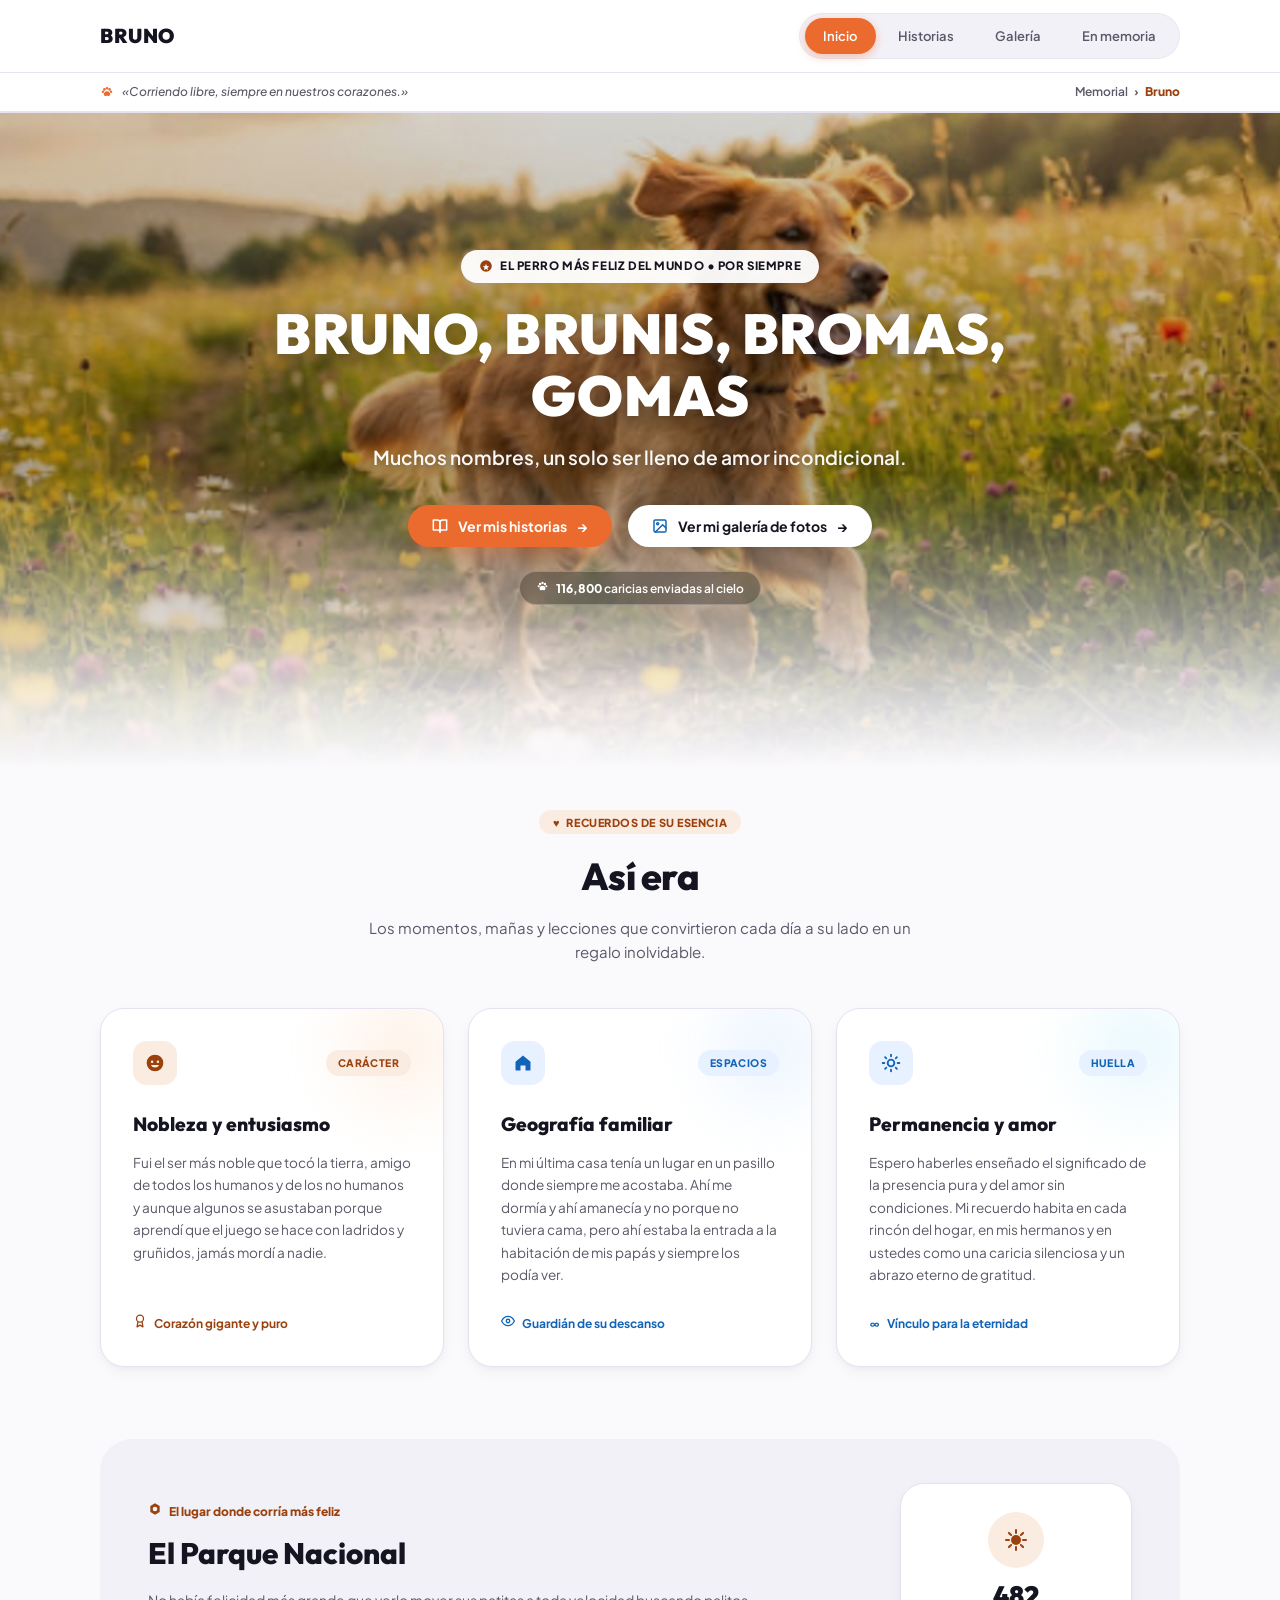
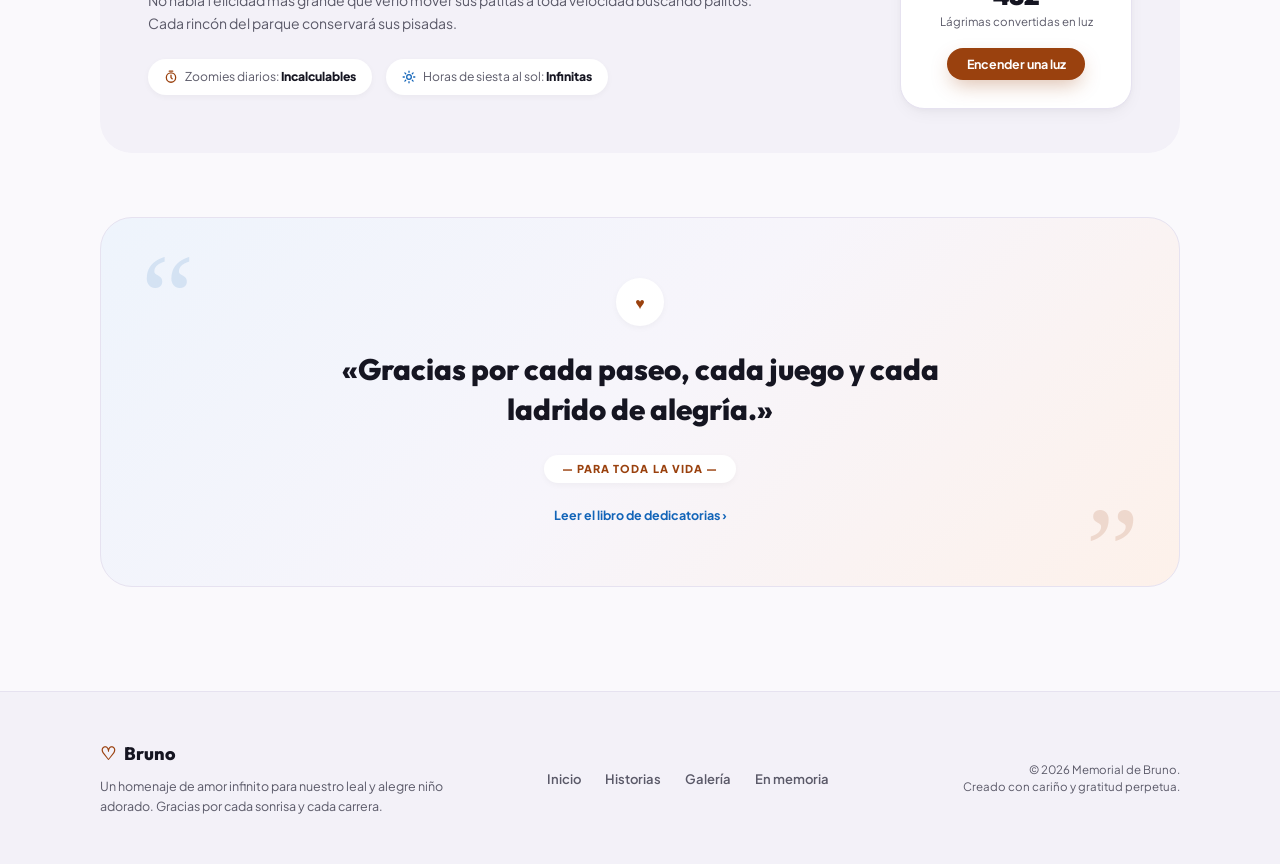
<file: index.html>
<!DOCTYPE html>
<html lang="es">
<head>
  <meta charset="UTF-8">
  <meta name="viewport" content="width=device-width, initial-scale=1.0">
  <meta name="description" content="Memorial de Bruno: un homenaje lleno de amor incondicional para el perro más feliz del mundo. Descubre sus historias, galería de fotos y dedicatorias.">
  <title>Bruno — Inicio | Memorial de nuestro niño adorado.</title>
  <link rel="preconnect" href="https://fonts.googleapis.com">
  <link rel="preconnect" href="https://fonts.gstatic.com" crossorigin>
  <link href="https://fonts.googleapis.com/css2?family=Outfit:wght@700;800;900&amp;family=Plus+Jakarta+Sans:ital,wght@0,400;0,500;0,600;0,700;0,800;1,400;1,600&amp;display=swap" rel="stylesheet">
  <link rel="stylesheet" href="css/styles.css">
  <script src="js/main.js" defer></script>
</head>
<body>

  <!-- CABECERA PRINCIPAL -->
  <header class="header">
    <div class="header__top">
      <a href="index.html" class="header__logo" aria-label="Bruno - Ir al inicio">BRUNO</a>

      <button
        type="button"
        class="header__toggle"
        id="btn-menu-toggle"
        aria-label="Abrir menú de navegación"
      >
        <span class="header__toggle-paw" aria-hidden="true">
          <svg width="20" height="20" viewBox="0 0 24 24" fill="currentColor">
            <circle cx="7.5" cy="7.5" r="2.2"></circle>
            <circle cx="12" cy="5.5" r="2.2"></circle>
            <circle cx="16.5" cy="7.5" r="2.2"></circle>
            <circle cx="19" cy="11.5" r="2"></circle>
            <circle cx="5" cy="11.5" r="2"></circle>
            <path d="M12 10.5c-3.2 0-5.5 2.5-5.5 5.2 0 1.8 1.4 3.3 3.2 3.3 1 0 1.6-.4 2.3-.4s1.3.4 2.3.4c1.8 0 3.2-1.5 3.2-3.3 0-2.7-2.3-5.2-5.5-5.2z"></path>
          </svg>
        </span>
        <span class="header__toggle-close" aria-hidden="true">✕</span>
      </button>

      <nav class="header__nav" id="main-nav" aria-label="Navegación principal">
        <ul class="header__menu">
          <li class="header__item">
            <a href="index.html" class="header__link header__link--active">Inicio</a>
          </li>
          <li class="header__item">
            <a href="historias.html" class="header__link">Historias</a>
          </li>
          <li class="header__item">
            <a href="galeria.html" class="header__link">Galería</a>
          </li>
          <li class="header__item">
            <a href="memoria.html" class="header__link">En memoria</a>
          </li>
        </ul>
      </nav>
    </div>

    <div class="header__subbar">
      <div class="header__subbar-inner">
        <p class="header__epigraph">
          <span class="header__epigraph-icon" aria-hidden="true">
            <svg width="14" height="14" viewBox="0 0 24 24" fill="currentColor">
              <circle cx="7.5" cy="7.5" r="2.2"></circle>
              <circle cx="12" cy="5.5" r="2.2"></circle>
              <circle cx="16.5" cy="7.5" r="2.2"></circle>
              <circle cx="19" cy="11.5" r="2"></circle>
              <circle cx="5" cy="11.5" r="2"></circle>
              <path d="M12 10.5c-3.2 0-5.5 2.5-5.5 5.2 0 1.8 1.4 3.3 3.2 3.3 1 0 1.6-.4 2.3-.4s1.3.4 2.3.4c1.8 0 3.2-1.5 3.2-3.3 0-2.7-2.3-5.2-5.5-5.2z"></path>
            </svg>
          </span>
          <span>«Corriendo libre,  siempre en nuestros corazones.»</span>
        </p>

        <nav class="breadcrumb" aria-label="Migas de pan">
          <ol class="breadcrumb__list">
            <li class="breadcrumb__item">
              <a href="memoria.html" class="breadcrumb__link">Memorial</a>
            </li>
            <li class="breadcrumb__item">
              <span class="breadcrumb__current">Bruno</span>
            </li>
          </ol>
        </nav>
      </div>
    </div>
  </header>

  <!-- CONTENIDO PRINCIPAL -->
  <main class="main">
    <!-- SECCIÓN HERO -->
    <section class="hero">
      <figure class="hero__media">
        <img
          src="img/bruno-fallback.jpg"
          alt="Bruno corriendo feliz entre flores silvestres bajo el sol dorado"
          class="hero__img"
          width="1200"
          height="636"
        >
      </figure>

      <div class="hero__content">
        <p class="hero__kicker">
          <span class="hero__kicker-icon" aria-hidden="true">
            <svg width="14" height="14" viewBox="0 0 24 24" fill="currentColor">
              <path d="M12 2a10 10 0 1 0 10 10A10 10 0 0 0 12 2zm0 15-3.5 2 1-4-3-2.7 4-.3L12 8l1.5 4 4 .3-3 2.7 1 4z"></path>
            </svg>
          </span>
          <span>EL PERRO MÁS FELIZ DEL MUNDO • POR SIEMPRE</span>
        </p>

        <h1 class="hero__title">BRUNO, BRUNIS, BROMAS, GOMAS</h1>

        <p class="hero__subtitle">Muchos nombres, un solo ser lleno de amor incondicional.</p>

        <div class="hero__actions">
          <a href="historias.html" class="btn btn--primary">
            <span class="btn__icon" aria-hidden="true">
              <svg width="16" height="16" viewBox="0 0 24 24" fill="none" stroke="currentColor" stroke-width="2.2" stroke-linecap="round" stroke-linejoin="round">
                <path d="M2 3h6a4 4 0 0 1 4 4v14a3 3 0 0 0-3-3H2z"></path>
                <path d="M22 3h-6a4 4 0 0 0-4 4v14a3 3 0 0 1 3-3h7z"></path>
              </svg>
            </span>
            <span class="btn__text">Ver mis historias</span>
            <span class="btn__icon" aria-hidden="true">→</span>
          </a>

          <a href="galeria.html" class="btn btn--light">
            <span class="btn__icon" aria-hidden="true">
              <svg width="16" height="16" viewBox="0 0 24 24" fill="none" stroke="#1264b8" stroke-width="2.2" stroke-linecap="round" stroke-linejoin="round">
                <rect x="3" y="3" width="18" height="18" rx="2" ry="2"></rect>
                <circle cx="8.5" cy="8.5" r="1.5"></circle>
                <polyline points="21 15 16 10 5 21"></polyline>
              </svg>
            </span>
            <span class="btn__text">Ver mi galería de fotos</span>
            <span class="btn__icon" aria-hidden="true">→</span>
          </a>
        </div>

        <button
          type="button"
          class="hero__counter"
          id="btn-caricias"
          data-counter-key="bruno_caricias"
          data-initial="116800"
          aria-label="Enviar una caricia al cielo para Bruno"
        >
          <span aria-hidden="true">
            <svg width="13" height="13" viewBox="0 0 24 24" fill="currentColor">
              <circle cx="7.5" cy="7.5" r="2.2"></circle>
              <circle cx="12" cy="5.5" r="2.2"></circle>
              <circle cx="16.5" cy="7.5" r="2.2"></circle>
              <circle cx="19" cy="11.5" r="2"></circle>
              <circle cx="5" cy="11.5" r="2"></circle>
              <path d="M12 10.5c-3.2 0-5.5 2.5-5.5 5.2 0 1.8 1.4 3.3 3.2 3.3 1 0 1.6-.4 2.3-.4s1.3.4 2.3.4c1.8 0 3.2-1.5 3.2-3.3 0-2.7-2.3-5.2-5.5-5.2z"></path>
            </svg>
          </span>
          <span><strong id="caricias-count">116,800</strong> caricias enviadas al cielo</span>
        </button>
      </div>
    </section>

    <!-- SECCIÓN ESENCIA: ASÍ ERA -->
    <section class="essence">
      <header class="section-header">
        <span class="badge badge--warm">
          <span class="badge__icon" aria-hidden="true">♥</span>
          <span>RECUERDOS DE SU ESENCIA</span>
        </span>
        <h2 class="section-header__title">Así era</h2>
        <p class="section-header__subtitle">
          Los momentos, mañas y lecciones que convirtieron cada día a su lado en un regalo inolvidable.
        </p>
      </header>

      <div class="essence__grid">
        <!-- Tarjeta 01 -->
        <article class="essence-card essence-card--warm">
          <div>
            <header class="essence-card__header">
              <span class="essence-card__icon essence-card__icon--warm" aria-hidden="true">
                <svg width="20" height="20" viewBox="0 0 24 24" fill="currentColor">
                  <path d="M12 2a10 10 0 1 0 10 10A10 10 0 0 0 12 2zm-3.5 7a1.5 1.5 0 1 1-1.5 1.5A1.5 1.5 0 0 1 8.5 9zm7 0a1.5 1.5 0 1 1-1.5 1.5A1.5 1.5 0 0 1 15.5 9zm-3.5 8.5a5.5 5.5 0 0 1-5-3.2h10a5.5 5.5 0 0 1-5 3.2z"></path>
                </svg>
              </span>
              <span class="essence-card__tag essence-card__tag--warm">CARÁCTER</span>
            </header>

            <div class="essence-card__body">
              <h3 class="essence-card__title">Nobleza y entusiasmo</h3>
              <p class="essence-card__text">
                Fui el ser más noble que tocó la tierra, amigo de todos los humanos y de los no humanos y aunque algunos se asustaban porque aprendí que el juego se hace con ladridos y gruñidos, jamás mordí a nadie.
              </p>
            </div>
          </div>

          <footer class="essence-card__footer essence-card__footer--warm">
            <span aria-hidden="true">
              <svg width="14" height="14" viewBox="0 0 24 24" fill="none" stroke="currentColor" stroke-width="2.2" stroke-linecap="round" stroke-linejoin="round">
                <circle cx="12" cy="8" r="6"></circle>
                <path d="M15.477 12.89 17 22l-5-3-5 3 1.523-9.11"></path>
              </svg>
            </span>
            <span>Corazón gigante y puro</span>
          </footer>
        </article>

        <!-- Tarjeta 02 -->
        <article class="essence-card essence-card--blue">
          <div>
            <header class="essence-card__header">
              <span class="essence-card__icon essence-card__icon--blue" aria-hidden="true">
                <svg width="20" height="20" viewBox="0 0 24 24" fill="currentColor">
                  <path d="M3 10.5 12 3l9 7.5V20a1 1 0 0 1-1 1h-5v-6H9v6H4a1 1 0 0 1-1-1v-9.5z"></path>
                </svg>
              </span>
              <span class="essence-card__tag essence-card__tag--blue">ESPACIOS</span>
            </header>

            <div class="essence-card__body">
              <h3 class="essence-card__title">Geografía familiar</h3>
              <p class="essence-card__text">
                En mi última casa tenía un lugar en un pasillo donde siempre me acostaba. Ahí me dormía y ahí amanecía y no porque no tuviera cama, pero ahí estaba la entrada a la habitación de mis papás y siempre los podía ver.
              </p>
            </div>
          </div>

          <footer class="essence-card__footer essence-card__footer--blue">
            <span aria-hidden="true">
              <svg width="14" height="14" viewBox="0 0 24 24" fill="none" stroke="currentColor" stroke-width="2.2" stroke-linecap="round" stroke-linejoin="round">
                <path d="M1 12s4-8 11-8 11 8 11 8-4 8-11 8-11-8-11-8z"></path>
                <circle cx="12" cy="12" r="3"></circle>
              </svg>
            </span>
            <span>Guardián de su descanso</span>
          </footer>
        </article>

        <!-- Tarjeta 03 -->
        <article class="essence-card essence-card--cyan">
          <div>
            <header class="essence-card__header">
              <span class="essence-card__icon essence-card__icon--cyan" aria-hidden="true">
                <svg width="20" height="20" viewBox="0 0 24 24" fill="none" stroke="currentColor" stroke-width="2.2" stroke-linecap="round" stroke-linejoin="round">
                  <circle cx="12" cy="12" r="4"></circle>
                  <path d="M12 2v2M12 20v2M4.93 4.93l1.41 1.41M17.66 17.66l1.41 1.41M2 12h2M20 12h2M6.34 17.66l-1.41 1.41M19.07 4.93l-1.41 1.41"></path>
                </svg>
              </span>
              <span class="essence-card__tag essence-card__tag--cyan">HUELLA</span>
            </header>

            <div class="essence-card__body">
              <h3 class="essence-card__title">Permanencia y amor</h3>
              <p class="essence-card__text">
                Espero haberles enseñado el significado de la presencia pura y del amor sin condiciones. Mi recuerdo habita en cada rincón del hogar, en mis hermanos y en ustedes como una caricia silenciosa y un abrazo eterno de gratitud.
              </p>
            </div>
          </div>

          <footer class="essence-card__footer essence-card__footer--cyan">
            <span aria-hidden="true">∞</span>
            <span>Vínculo para la eternidad</span>
          </footer>
        </article>
      </div>
    </section>

    <!-- SECCIÓN DESTACADA: LUGAR DONDE CORRIA FELIZ -->
    <section class="highlight">
      <div class="highlight__box">
        <div class="highlight__content">
          <p class="highlight__kicker">
            <span aria-hidden="true">
              <svg width="14" height="14" viewBox="0 0 24 24" fill="currentColor">
                <path d="M12 2 4 7v10l8 5 8-5V7l-8-5zm0 6a4 4 0 1 1-4 4 4 4 0 0 1 4-4z"></path>
              </svg>
            </span>
            <span>El lugar donde corría más feliz</span>
          </p>

          <h2 class="highlight__title">El Parque Nacional</h2>

          <p class="highlight__text">
            No había felicidad más grande que verlo mover sus patitas a toda velocidad buscando palitos. Cada rincón del parque conservará sus pisadas.
          </p>

          <ul class="highlight__pills">
            <li class="highlight__pill">
              <span class="highlight__pill-icon" aria-hidden="true">
                <svg width="14" height="14" viewBox="0 0 24 24" fill="none" stroke="currentColor" stroke-width="2.2" stroke-linecap="round" stroke-linejoin="round">
                  <circle cx="12" cy="13" r="8"></circle>
                  <path d="M12 9v4l2 2M9 2h6"></path>
                </svg>
              </span>
              <span>Zoomies diarios: <strong>Incalculables</strong></span>
            </li>
            <li class="highlight__pill">
              <span class="highlight__pill-icon highlight__pill-icon--blue" aria-hidden="true">
                <svg width="14" height="14" viewBox="0 0 24 24" fill="none" stroke="currentColor" stroke-width="2.2" stroke-linecap="round" stroke-linejoin="round">
                  <circle cx="12" cy="12" r="4"></circle>
                  <path d="M12 2v2M12 20v2M4.93 4.93l1.41 1.41M17.66 17.66l1.41 1.41M2 12h2M20 12h2M6.34 17.66l-1.41 1.41M19.07 4.93l-1.41 1.41"></path>
                </svg>
              </span>
              <span>Horas de siesta al sol: <strong>Infinitas</strong></span>
            </li>
          </ul>
        </div>

        <aside class="candle-card" aria-label="Contador de luces encendidas">
          <div class="candle-card__icon" id="home-candle-icon" aria-hidden="true">
            <svg width="24" height="24" viewBox="0 0 24 24" fill="currentColor">
              <circle cx="12" cy="12" r="5"></circle>
              <path d="M12 2v3M12 19v3M4.93 4.93l2.12 2.12M16.95 16.95l2.12 2.12M2 12h3M19 12h3M4.93 19.07l2.12-2.12M16.95 7.05l2.12-2.12" stroke="currentColor" stroke-width="2" stroke-linecap="round"></path>
            </svg>
          </div>
          <strong class="candle-card__count" id="home-candle-count">482</strong>
          <span class="candle-card__label">Lágrimas convertidas en luz</span>
          <button
            type="button"
            class="btn btn--brown btn--sm"
            id="btn-home-candle"
            data-counter-key="bruno_luces_inicio"
            data-initial="482"
          >
            Encender una luz
          </button>
        </aside>
      </div>
    </section>

    <!-- SECCIÓN CITA DESTACADA -->
    <section class="quote-banner">
      <h2 class="sr-only">Dedicatoria principal a Bruno</h2>

      <div class="quote-banner__box">
        <div class="quote-banner__icon" aria-hidden="true">♥</div>

        <blockquote class="quote-banner__quote">
          <p>«Gracias por cada paseo, cada juego y cada ladrido de alegría.»</p>
        </blockquote>

        <p class="quote-banner__caption">— PARA TODA LA VIDA —</p>

        <span class="quote-banner__link-wrap">
          <a href="memoria.html#dedicatorias" class="quote-banner__link">Leer el libro de dedicatorias ›</a>
        </span>
      </div>
    </section>
  </main>

  <!-- PIE DE PÁGINA -->
  <footer class="footer">
    <div class="footer__container">
      <div class="footer__brand">
        <a href="index.html" class="footer__logo">
          <span class="footer__logo-icon" aria-hidden="true">♡</span>
          <span>Bruno</span>
        </a>
        <p class="footer__description">
          Un homenaje de amor infinito para nuestro leal y alegre niño adorado. Gracias por cada sonrisa y cada carrera.
        </p>
      </div>

      <nav class="footer__nav" aria-label="Navegación del pie de página">
        <ul class="footer__menu">
          <li><a href="index.html" class="footer__link">Inicio</a></li>
          <li><a href="historias.html" class="footer__link">Historias</a></li>
          <li><a href="galeria.html" class="footer__link">Galería</a></li>
          <li><a href="memoria.html" class="footer__link">En memoria</a></li>
        </ul>
      </nav>

      <div class="footer__legal">
        <small class="footer__copyright">© 2026 Memorial de Bruno.</small>
        <small class="footer__copyright">Creado con cariño y gratitud perpetua.</small>
      </div>
    </div>
  </footer>

  <!-- NOTIFICACIÓN INTERACTIVA -->
  <div id="toast" class="toast">
    <span class="toast__icon" aria-hidden="true">♥</span>
    <span id="toast-message" class="toast__message">Luz encendida en memoria de Bruno</span>
  </div>
</body>
</html>
</file>
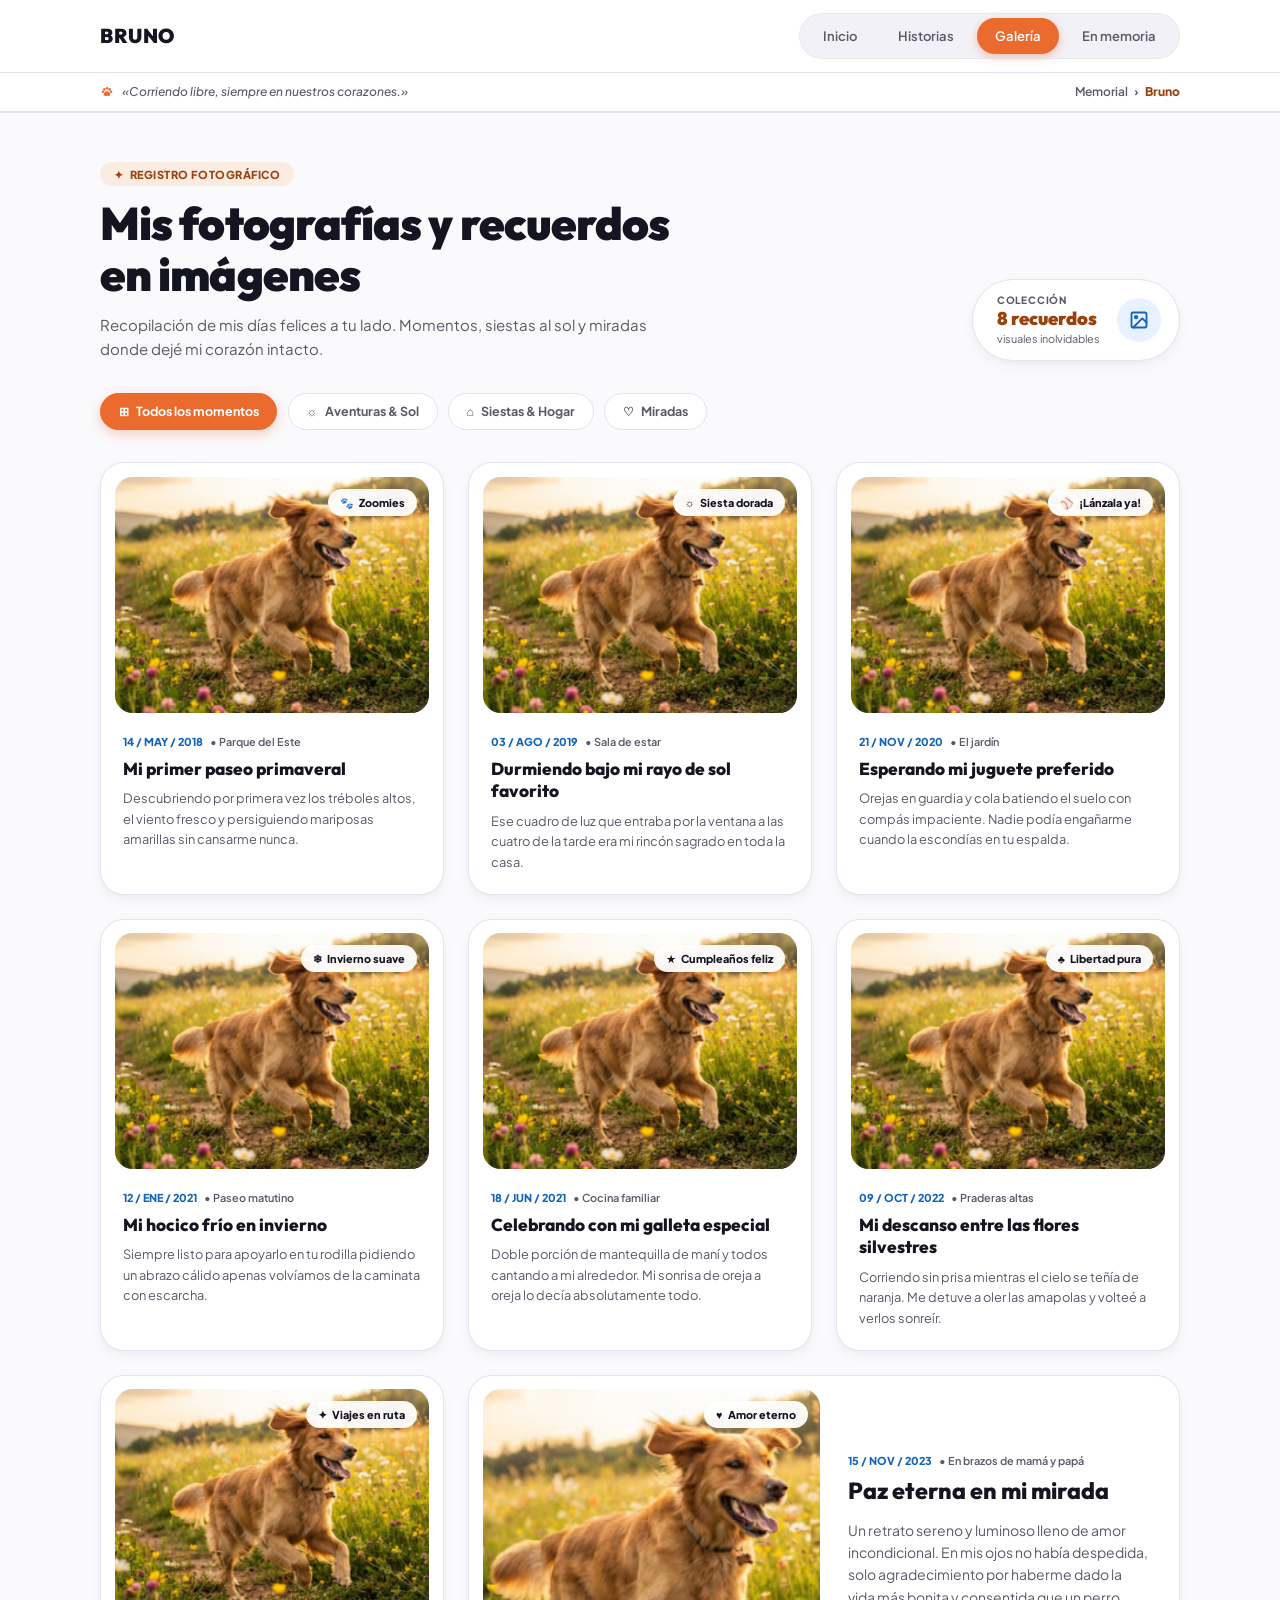
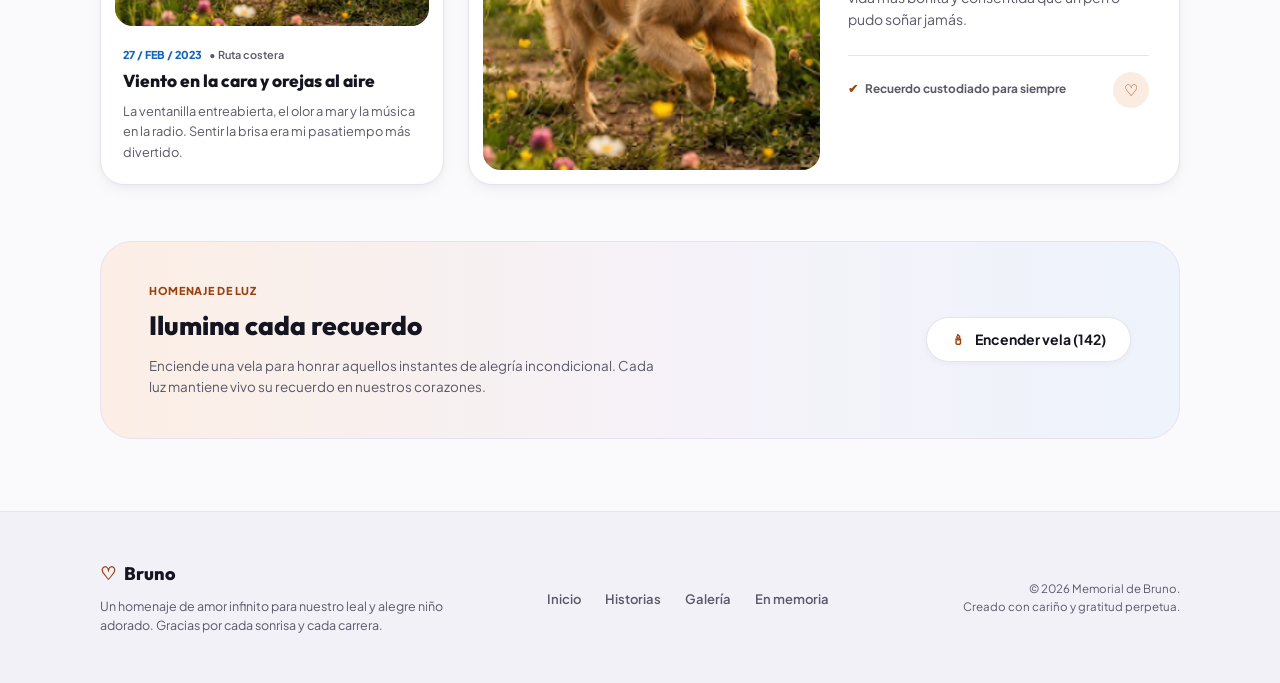
<file: galeria.html>
<!DOCTYPE html>
<html lang="es">
<head>
  <meta charset="UTF-8">
  <meta name="viewport" content="width=device-width, initial-scale=1.0">
  <meta name="description" content="Galería de fotografías y recuerdos en imágenes de Bruno: momentos, siestas al sol, paseos y miradas inolvidables.">
  <title>Bruno — Galería | Mis Fotografías y Recuerdos en Imágenes</title>
  <link rel="preconnect" href="https://fonts.googleapis.com">
  <link rel="preconnect" href="https://fonts.gstatic.com" crossorigin>
  <link href="https://fonts.googleapis.com/css2?family=Outfit:wght@700;800;900&amp;family=Plus+Jakarta+Sans:ital,wght@0,400;0,500;0,600;0,700;0,800;1,400;1,600&amp;display=swap" rel="stylesheet">
  <link rel="stylesheet" href="css/styles.css">
  <script src="js/main.js" defer></script>
</head>
<body>

  <!-- CABECERA PRINCIPAL -->
  <header class="header">
    <div class="header__top">
      <a href="index.html" class="header__logo" aria-label="Bruno - Ir al inicio">BRUNO</a>

      <button
        type="button"
        class="header__toggle"
        id="btn-menu-toggle"
        aria-label="Abrir menú de navegación"
      >
        <span class="header__toggle-paw" aria-hidden="true">
          <svg width="20" height="20" viewBox="0 0 24 24" fill="currentColor">
            <circle cx="7.5" cy="7.5" r="2.2"></circle>
            <circle cx="12" cy="5.5" r="2.2"></circle>
            <circle cx="16.5" cy="7.5" r="2.2"></circle>
            <circle cx="19" cy="11.5" r="2"></circle>
            <circle cx="5" cy="11.5" r="2"></circle>
            <path d="M12 10.5c-3.2 0-5.5 2.5-5.5 5.2 0 1.8 1.4 3.3 3.2 3.3 1 0 1.6-.4 2.3-.4s1.3.4 2.3.4c1.8 0 3.2-1.5 3.2-3.3 0-2.7-2.3-5.2-5.5-5.2z"></path>
          </svg>
        </span>
        <span class="header__toggle-close" aria-hidden="true">✕</span>
      </button>

      <nav class="header__nav" id="main-nav" aria-label="Navegación principal">
        <ul class="header__menu">
          <li class="header__item">
            <a href="index.html" class="header__link">Inicio</a>
          </li>
          <li class="header__item">
            <a href="historias.html" class="header__link">Historias</a>
          </li>
          <li class="header__item">
            <a href="galeria.html" class="header__link header__link--active">Galería</a>
          </li>
          <li class="header__item">
            <a href="memoria.html" class="header__link">En memoria</a>
          </li>
        </ul>
      </nav>
    </div>

    <div class="header__subbar">
      <div class="header__subbar-inner">
        <p class="header__epigraph">
          <span class="header__epigraph-icon" aria-hidden="true">
            <svg width="14" height="14" viewBox="0 0 24 24" fill="currentColor">
              <circle cx="7.5" cy="7.5" r="2.2"></circle>
              <circle cx="12" cy="5.5" r="2.2"></circle>
              <circle cx="16.5" cy="7.5" r="2.2"></circle>
              <circle cx="19" cy="11.5" r="2"></circle>
              <circle cx="5" cy="11.5" r="2"></circle>
              <path d="M12 10.5c-3.2 0-5.5 2.5-5.5 5.2 0 1.8 1.4 3.3 3.2 3.3 1 0 1.6-.4 2.3-.4s1.3.4 2.3.4c1.8 0 3.2-1.5 3.2-3.3 0-2.7-2.3-5.2-5.5-5.2z"></path>
            </svg>
          </span>
          <span>«Corriendo libre,  siempre en nuestros corazones.»</span>
        </p>

        <nav class="breadcrumb" aria-label="Migas de pan">
          <ol class="breadcrumb__list">
            <li class="breadcrumb__item">
              <a href="memoria.html" class="breadcrumb__link">Memorial</a>
            </li>
            <li class="breadcrumb__item">
              <span class="breadcrumb__current">Bruno</span>
            </li>
          </ol>
        </nav>
      </div>
    </div>
  </header>

  <!-- CONTENIDO PRINCIPAL -->
  <main class="main">
    <!-- CABECERA DE GALERÍA -->
    <section class="gallery-hero">
      <div class="gallery-hero__header">
        <div class="gallery-hero__intro">
          <span class="badge badge--warm">
            <span class="badge__icon" aria-hidden="true">✦</span>
            <span>REGISTRO FOTOGRÁFICO</span>
          </span>

          <h1 class="gallery-hero__title">Mis fotografías y recuerdos en imágenes</h1>

          <p class="gallery-hero__subtitle">
            Recopilación de mis días felices a tu lado. Momentos, siestas al sol y miradas donde dejé mi corazón intacto.
          </p>
        </div>

        <aside class="gallery-hero__counter" aria-label="Resumen de la colección">
          <div class="gallery-hero__counter-info">
            <span class="gallery-hero__counter-label">COLECCIÓN</span>
            <strong class="gallery-hero__counter-value">8 recuerdos</strong>
            <span class="gallery-hero__counter-sub">visuales inolvidables</span>
          </div>
          <div class="gallery-hero__counter-icon" aria-hidden="true">
            <svg width="20" height="20" viewBox="0 0 24 24" fill="none" stroke="currentColor" stroke-width="2.2" stroke-linecap="round" stroke-linejoin="round">
              <rect x="3" y="3" width="18" height="18" rx="2" ry="2"></rect>
              <circle cx="8.5" cy="8.5" r="1.5"></circle>
              <polyline points="21 15 16 10 5 21"></polyline>
            </svg>
          </div>
        </aside>
      </div>

      <div class="filter-bar">
        <button
          type="button"
          class="filter-bar__btn filter-bar__btn--active-orange"
          data-filter="all"
          data-active-class="filter-bar__btn--active-orange"
        >
          <span aria-hidden="true">⊞</span>
          <span>Todos los momentos</span>
        </button>
        <button
          type="button"
          class="filter-bar__btn"
          data-filter="aventuras"
          data-active-class="filter-bar__btn--active-orange"
        >
          <span aria-hidden="true">☼</span>
          <span>Aventuras &amp; Sol</span>
        </button>
        <button
          type="button"
          class="filter-bar__btn"
          data-filter="siestas"
          data-active-class="filter-bar__btn--active-orange"
        >
          <span aria-hidden="true">⌂</span>
          <span>Siestas &amp; Hogar</span>
        </button>
        <button
          type="button"
          class="filter-bar__btn"
          data-filter="miradas"
          data-active-class="filter-bar__btn--active-orange"
        >
          <span aria-hidden="true">♡</span>
          <span>Miradas</span>
        </button>
      </div>
    </section>

    <!-- CUADRÍCULA DE FOTOGRAFÍAS -->
    <section class="gallery-section">
      <h2 class="sr-only">Álbum de fotografías de Bruno</h2>

      <div class="gallery-grid">
        <!-- Foto 01 -->
        <article class="gallery-card" data-category="aventuras">
          <figure class="gallery-card__media">
            <img
              src="img/bruno-fallback.jpg"
              alt="Bruno corriendo alegre entre tréboles y flores amarillas en primavera"
              class="gallery-card__img"
              width="600"
              height="450"
              loading="lazy"
            >
            <figcaption class="gallery-card__badge">
              <span aria-hidden="true">🐾</span>
              <span>Zoomies</span>
            </figcaption>
          </figure>

          <div class="gallery-card__body">
            <div class="gallery-card__meta">
              <span class="gallery-card__date">14 / MAY / 2018</span>
              <span class="gallery-card__location">Parque del Este</span>
            </div>
            <h3 class="gallery-card__title">Mi primer paseo primaveral</h3>
            <p class="gallery-card__text">
              Descubriendo por primera vez los tréboles altos, el viento fresco y persiguiendo mariposas amarillas sin cansarme nunca.
            </p>
          </div>
        </article>

        <!-- Foto 02 -->
        <article class="gallery-card" data-category="siestas">
          <figure class="gallery-card__media">
            <img
              src="img/bruno-fallback.jpg"
              alt="Bruno durmiendo en la sala de estar bajo un rayo de sol"
              class="gallery-card__img"
              width="600"
              height="450"
              loading="lazy"
            >
            <figcaption class="gallery-card__badge">
              <span aria-hidden="true">☼</span>
              <span>Siesta dorada</span>
            </figcaption>
          </figure>

          <div class="gallery-card__body">
            <div class="gallery-card__meta">
              <span class="gallery-card__date">03 / AGO / 2019</span>
              <span class="gallery-card__location">Sala de estar</span>
            </div>
            <h3 class="gallery-card__title">Durmiendo bajo mi rayo de sol favorito</h3>
            <p class="gallery-card__text">
              Ese cuadro de luz que entraba por la ventana a las cuatro de la tarde era mi rincón sagrado en toda la casa.
            </p>
          </div>
        </article>

        <!-- Foto 03 -->
        <article class="gallery-card" data-category="aventuras">
          <figure class="gallery-card__media">
            <img
              src="img/bruno-fallback.jpg"
              alt="Bruno sosteniendo su pelota naranja en el jardín esperando jugar"
              class="gallery-card__img"
              width="600"
              height="450"
              loading="lazy"
            >
            <figcaption class="gallery-card__badge">
              <span aria-hidden="true">⚾</span>
              <span>¡Lánzala ya!</span>
            </figcaption>
          </figure>

          <div class="gallery-card__body">
            <div class="gallery-card__meta">
              <span class="gallery-card__date">21 / NOV / 2020</span>
              <span class="gallery-card__location">El jardín</span>
            </div>
            <h3 class="gallery-card__title">Esperando mi juguete preferido</h3>
            <p class="gallery-card__text">
              Orejas en guardia y cola batiendo el suelo con compás impaciente. Nadie podía engañarme cuando la escondías en tu espalda.
            </p>
          </div>
        </article>

        <!-- Foto 04 -->
        <article class="gallery-card" data-category="miradas">
          <figure class="gallery-card__media">
            <img
              src="img/bruno-fallback.jpg"
              alt="Bruno con bufanda azul en una mañana de invierno con nieve"
              class="gallery-card__img"
              width="600"
              height="450"
              loading="lazy"
            >
            <figcaption class="gallery-card__badge">
              <span aria-hidden="true">❄</span>
              <span>Invierno suave</span>
            </figcaption>
          </figure>

          <div class="gallery-card__body">
            <div class="gallery-card__meta">
              <span class="gallery-card__date">12 / ENE / 2021</span>
              <span class="gallery-card__location">Paseo matutino</span>
            </div>
            <h3 class="gallery-card__title">Mi hocico frío en invierno</h3>
            <p class="gallery-card__text">
              Siempre listo para apoyarlo en tu rodilla pidiendo un abrazo cálido apenas volvíamos de la caminata con escarcha.
            </p>
          </div>
        </article>

        <!-- Foto 05 -->
        <article class="gallery-card" data-category="siestas">
          <figure class="gallery-card__media">
            <img
              src="img/bruno-fallback.jpg"
              alt="Bruno celebrando su cumpleaños con pañuelo festivo y galleta especial"
              class="gallery-card__img"
              width="600"
              height="450"
              loading="lazy"
            >
            <figcaption class="gallery-card__badge">
              <span aria-hidden="true">★</span>
              <span>Cumpleaños feliz</span>
            </figcaption>
          </figure>

          <div class="gallery-card__body">
            <div class="gallery-card__meta">
              <span class="gallery-card__date">18 / JUN / 2021</span>
              <span class="gallery-card__location">Cocina familiar</span>
            </div>
            <h3 class="gallery-card__title">Celebrando con mi galleta especial</h3>
            <p class="gallery-card__text">
              Doble porción de mantequilla de maní y todos cantando a mi alrededor. Mi sonrisa de oreja a oreja lo decía absolutamente todo.
            </p>
          </div>
        </article>

        <!-- Foto 06 -->
        <article class="gallery-card" data-category="aventuras">
          <figure class="gallery-card__media">
            <img
              src="img/bruno-fallback.jpg"
              alt="Bruno corriendo al atardecer entre amapolas y flores silvestres"
              class="gallery-card__img"
              width="600"
              height="450"
              loading="lazy"
            >
            <figcaption class="gallery-card__badge">
              <span aria-hidden="true">♣</span>
              <span>Libertad pura</span>
            </figcaption>
          </figure>

          <div class="gallery-card__body">
            <div class="gallery-card__meta">
              <span class="gallery-card__date">09 / OCT / 2022</span>
              <span class="gallery-card__location">Praderas altas</span>
            </div>
            <h3 class="gallery-card__title">Mi descanso entre las flores silvestres</h3>
            <p class="gallery-card__text">
              Corriendo sin prisa mientras el cielo se teñía de naranja. Me detuve a oler las amapolas y volteé a verlos sonreír.
            </p>
          </div>
        </article>

        <!-- Foto 07 -->
        <article class="gallery-card" data-category="aventuras">
          <figure class="gallery-card__media">
            <img
              src="img/bruno-fallback.jpg"
              alt="Bruno asomando la cabeza por la ventanilla del coche en la ruta costera"
              class="gallery-card__img"
              width="600"
              height="450"
              loading="lazy"
            >
            <figcaption class="gallery-card__badge">
              <span aria-hidden="true">✦</span>
              <span>Viajes en ruta</span>
            </figcaption>
          </figure>

          <div class="gallery-card__body">
            <div class="gallery-card__meta">
              <span class="gallery-card__date">27 / FEB / 2023</span>
              <span class="gallery-card__location">Ruta costera</span>
            </div>
            <h3 class="gallery-card__title">Viento en la cara y orejas al aire</h3>
            <p class="gallery-card__text">
              La ventanilla entreabierta, el olor a mar y la música en la radio. Sentir la brisa era mi pasatiempo más divertido.
            </p>
          </div>
        </article>

        <!-- Foto 08 (Destacada 2 columnas) -->
        <article class="gallery-card gallery-card--featured" data-category="miradas">
          <figure class="gallery-card__media">
            <img
              src="img/bruno-fallback.jpg"
              alt="Retrato cercano y sereno de la mirada llena de amor de Bruno"
              class="gallery-card__img"
              width="800"
              height="600"
              loading="lazy"
            >
            <figcaption class="gallery-card__badge">
              <span aria-hidden="true">♥</span>
              <span>Amor eterno</span>
            </figcaption>
          </figure>

          <div class="gallery-card__body">
            <div class="gallery-card__meta">
              <span class="gallery-card__date">15 / NOV / 2023</span>
              <span class="gallery-card__location">En brazos de mamá y papá</span>
            </div>
            <h3 class="gallery-card__title">Paz eterna en mi mirada</h3>
            <p class="gallery-card__text">
              Un retrato sereno y luminoso lleno de amor incondicional. En mis ojos no había despedida, solo agradecimiento por haberme dado la vida más bonita y consentida que un perro pudo soñar jamás.
            </p>

            <footer class="gallery-card__footer">
              <span class="gallery-card__verified">
                <span aria-hidden="true" style="color: #9a410e;">✔</span>
                <span>Recuerdo custodiado para siempre</span>
              </span>

              <button
                type="button"
                class="gallery-card__like-btn"
                id="btn-featured-like"
                aria-label="Marcar recuerdo como favorito"
              >
                <span aria-hidden="true">♡</span>
              </button>
            </footer>
          </div>
        </article>
      </div>
    </section>

    <!-- BANNER HOMENAJE INTERACTIVO -->
    <section class="tribute-banner">
      <div class="tribute-banner__box">
        <div class="tribute-banner__content">
          <span class="tribute-banner__kicker">HOMENAJE DE LUZ</span>
          <h2 class="tribute-banner__title">Ilumina cada recuerdo</h2>
          <p class="tribute-banner__text">
            Enciende una vela para honrar aquellos instantes de alegría incondicional. Cada luz mantiene vivo su recuerdo en nuestros corazones.
          </p>
        </div>

        <div class="tribute-banner__actions">
          <button
            type="button"
            class="btn btn--white"
            id="btn-gallery-candle"
            data-counter-key="bruno_velas_galeria"
            data-initial="142"
          >
            <span class="btn__icon" aria-hidden="true" style="color: #9a410e;">🕯</span>
            <span>Encender vela (<strong id="gallery-candle-count">142</strong>)</span>
          </button>
        </div>
      </div>
    </section>
  </main>

  <!-- PIE DE PÁGINA -->
  <footer class="footer">
    <div class="footer__container">
      <div class="footer__brand">
        <a href="index.html" class="footer__logo">
          <span class="footer__logo-icon" aria-hidden="true">♡</span>
          <span>Bruno</span>
        </a>
        <p class="footer__description">
          Un homenaje de amor infinito para nuestro leal y alegre niño adorado. Gracias por cada sonrisa y cada carrera.
        </p>
      </div>

      <nav class="footer__nav" aria-label="Navegación del pie de página">
        <ul class="footer__menu">
          <li><a href="index.html" class="footer__link">Inicio</a></li>
          <li><a href="historias.html" class="footer__link">Historias</a></li>
          <li><a href="galeria.html" class="footer__link">Galería</a></li>
          <li><a href="memoria.html" class="footer__link">En memoria</a></li>
        </ul>
      </nav>

      <div class="footer__legal">
        <small class="footer__copyright">© 2026 Memorial de Bruno.</small>
        <small class="footer__copyright">Creado con cariño y gratitud perpetua.</small>
      </div>
    </div>
  </footer>

  <!-- NOTIFICACIÓN INTERACTIVA -->
  <div id="toast" class="toast">
    <span class="toast__icon" aria-hidden="true">♥</span>
    <span id="toast-message" class="toast__message">Recuerdo actualizado</span>
  </div>
</body>
</html>
</file>
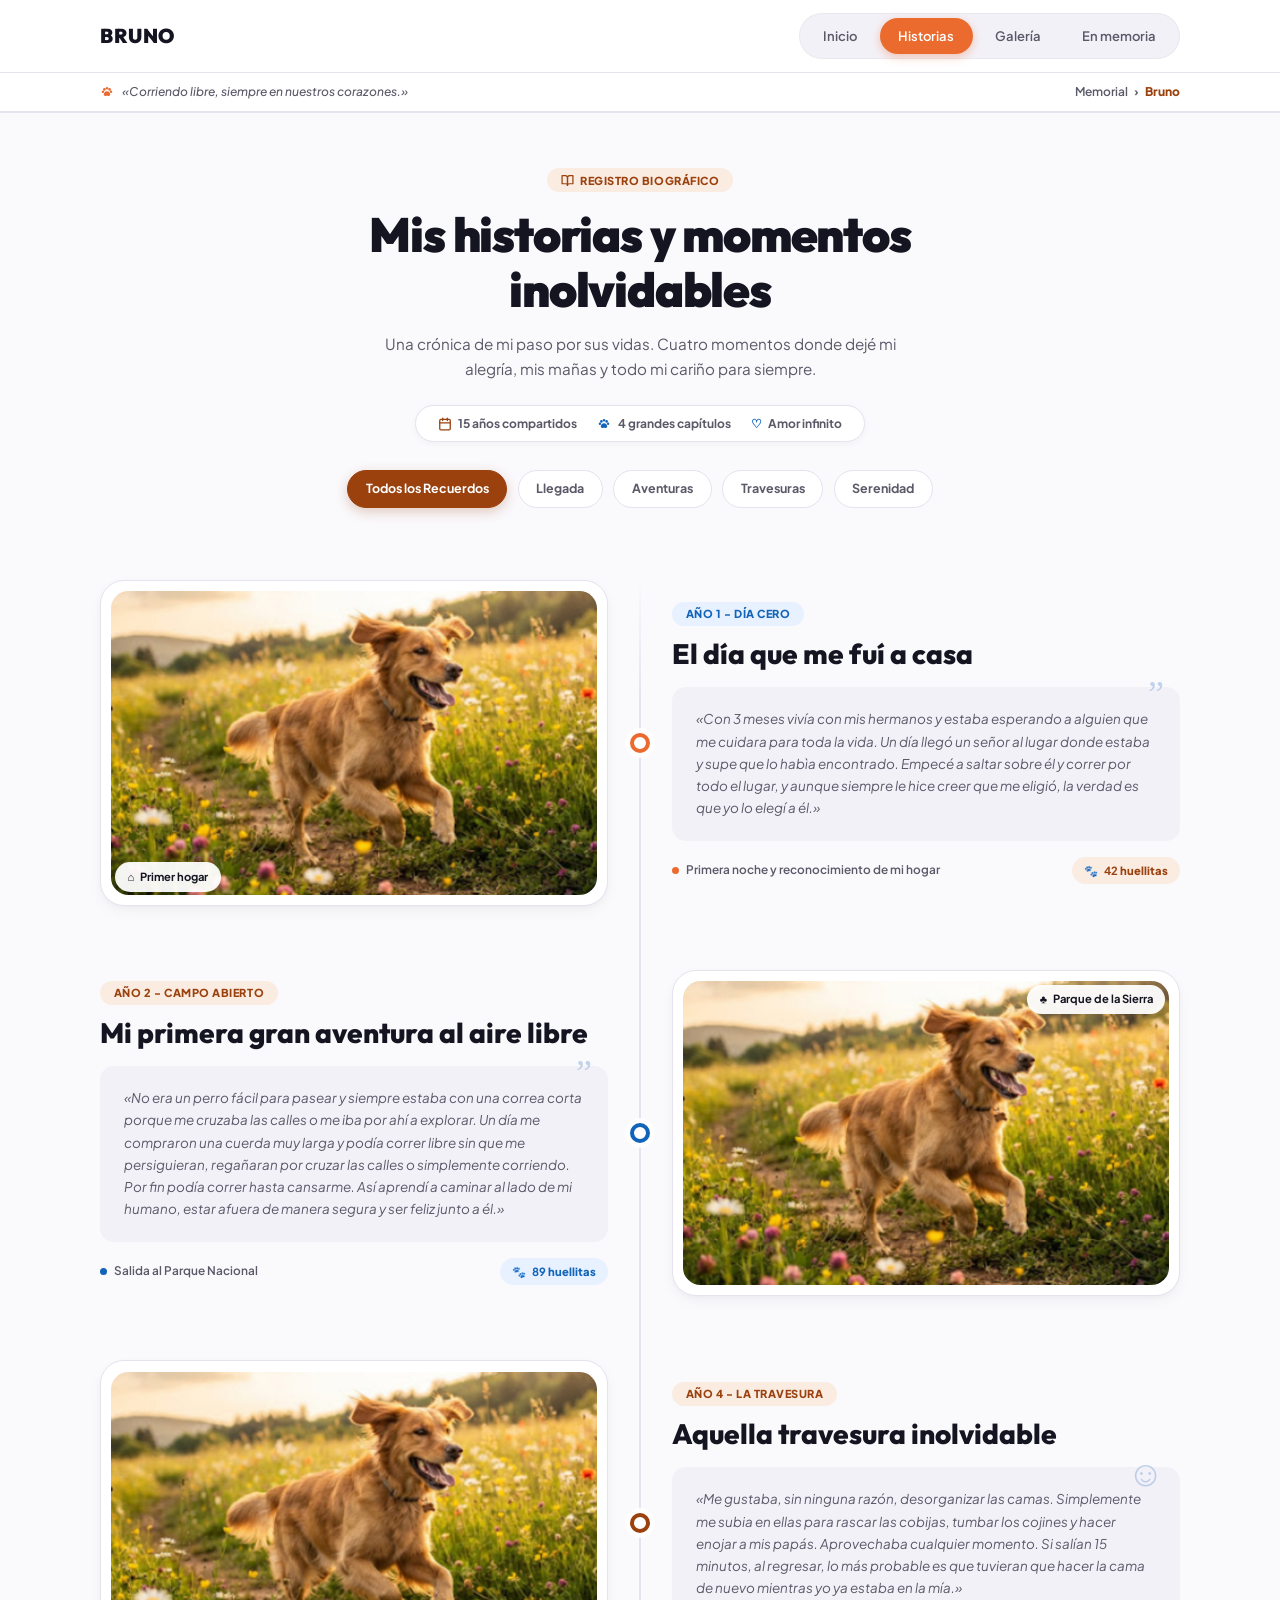
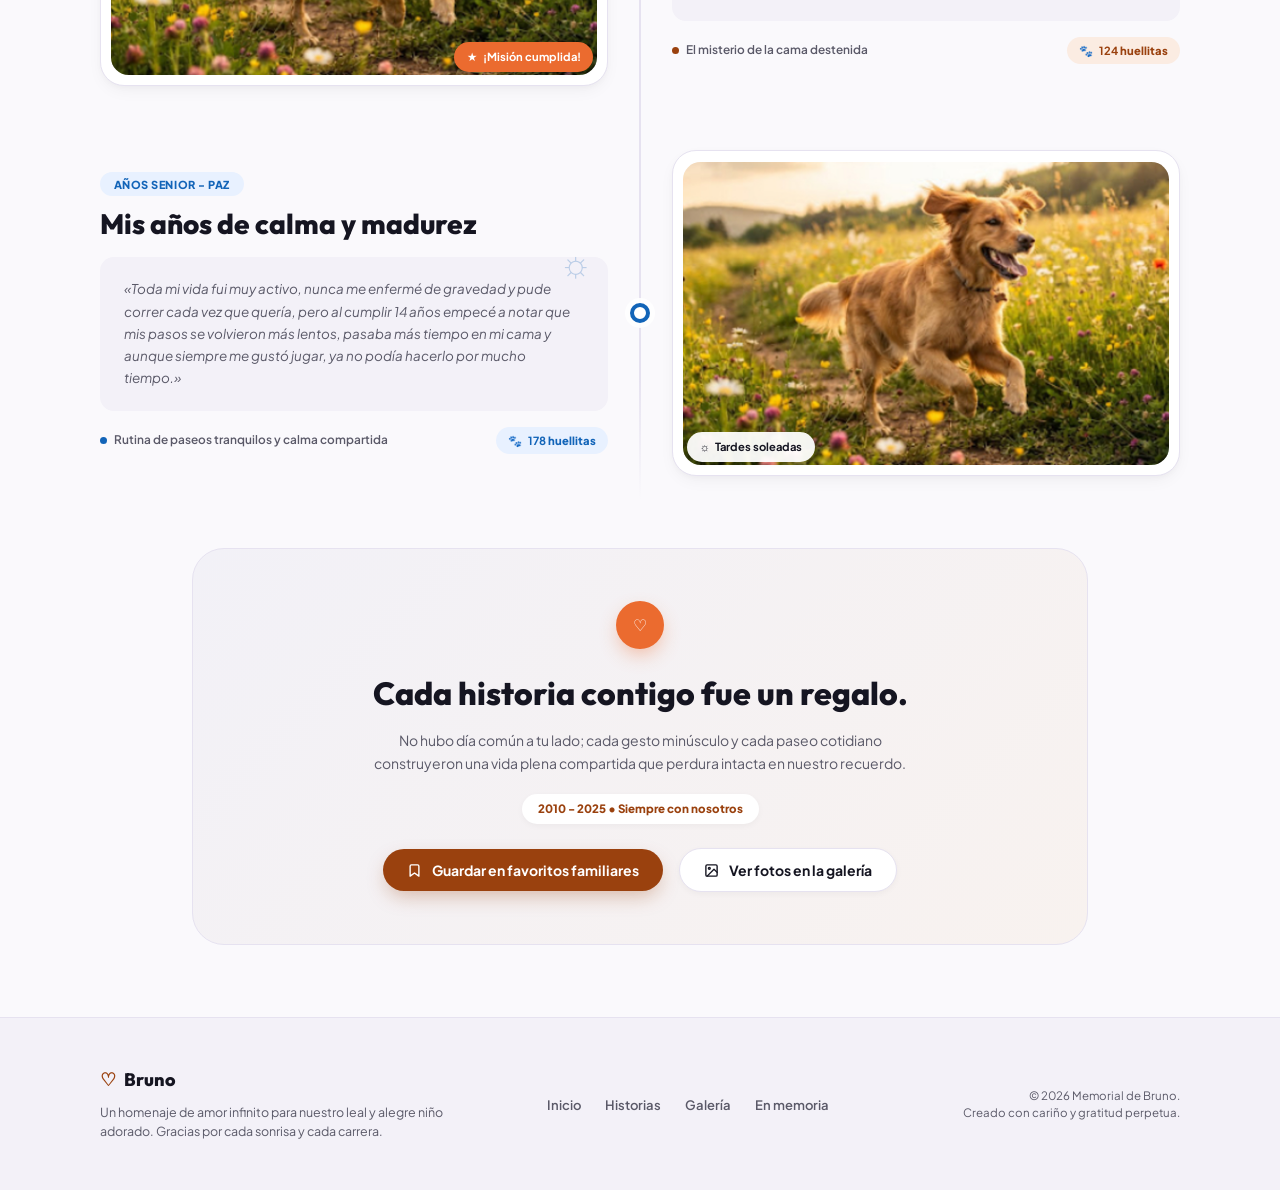
<file: historias.html>
<!DOCTYPE html>
<html lang="es">
<head>
  <meta charset="UTF-8">
  <meta name="viewport" content="width=device-width, initial-scale=1.0">
  <meta name="description" content="Mis historias y momentos inolvidables: crónica biográfica de los 15 años compartidos junto a Bruno, desde el día que llegó a casa hasta sus años de madurez.">
  <title>Bruno — Historias | Crónica Biográfica y Recuerdos</title>
  <link rel="preconnect" href="https://fonts.googleapis.com">
  <link rel="preconnect" href="https://fonts.gstatic.com" crossorigin>
  <link href="https://fonts.googleapis.com/css2?family=Outfit:wght@700;800;900&amp;family=Plus+Jakarta+Sans:ital,wght@0,400;0,500;0,600;0,700;0,800;1,400;1,600&amp;display=swap" rel="stylesheet">
  <link rel="stylesheet" href="css/styles.css">
  <script src="js/main.js" defer></script>
</head>
<body>

  <!-- CABECERA PRINCIPAL -->
  <header class="header">
    <div class="header__top">
      <a href="index.html" class="header__logo" aria-label="Bruno - Ir al inicio">BRUNO</a>

      <button
        type="button"
        class="header__toggle"
        id="btn-menu-toggle"
        aria-label="Abrir menú de navegación"
      >
        <span class="header__toggle-paw" aria-hidden="true">
          <svg width="20" height="20" viewBox="0 0 24 24" fill="currentColor">
            <circle cx="7.5" cy="7.5" r="2.2"></circle>
            <circle cx="12" cy="5.5" r="2.2"></circle>
            <circle cx="16.5" cy="7.5" r="2.2"></circle>
            <circle cx="19" cy="11.5" r="2"></circle>
            <circle cx="5" cy="11.5" r="2"></circle>
            <path d="M12 10.5c-3.2 0-5.5 2.5-5.5 5.2 0 1.8 1.4 3.3 3.2 3.3 1 0 1.6-.4 2.3-.4s1.3.4 2.3.4c1.8 0 3.2-1.5 3.2-3.3 0-2.7-2.3-5.2-5.5-5.2z"></path>
          </svg>
        </span>
        <span class="header__toggle-close" aria-hidden="true">✕</span>
      </button>

      <nav class="header__nav" id="main-nav" aria-label="Navegación principal">
        <ul class="header__menu">
          <li class="header__item">
            <a href="index.html" class="header__link">Inicio</a>
          </li>
          <li class="header__item">
            <a href="historias.html" class="header__link header__link--active">Historias</a>
          </li>
          <li class="header__item">
            <a href="galeria.html" class="header__link">Galería</a>
          </li>
          <li class="header__item">
            <a href="memoria.html" class="header__link">En memoria</a>
          </li>
        </ul>
      </nav>
    </div>

    <div class="header__subbar">
      <div class="header__subbar-inner">
        <p class="header__epigraph">
          <span class="header__epigraph-icon" aria-hidden="true">
            <svg width="14" height="14" viewBox="0 0 24 24" fill="currentColor">
              <circle cx="7.5" cy="7.5" r="2.2"></circle>
              <circle cx="12" cy="5.5" r="2.2"></circle>
              <circle cx="16.5" cy="7.5" r="2.2"></circle>
              <circle cx="19" cy="11.5" r="2"></circle>
              <circle cx="5" cy="11.5" r="2"></circle>
              <path d="M12 10.5c-3.2 0-5.5 2.5-5.5 5.2 0 1.8 1.4 3.3 3.2 3.3 1 0 1.6-.4 2.3-.4s1.3.4 2.3.4c1.8 0 3.2-1.5 3.2-3.3 0-2.7-2.3-5.2-5.5-5.2z"></path>
            </svg>
          </span>
          <span>«Corriendo libre,  siempre en nuestros corazones.»</span>
        </p>

        <nav class="breadcrumb" aria-label="Migas de pan">
          <ol class="breadcrumb__list">
            <li class="breadcrumb__item">
              <a href="memoria.html" class="breadcrumb__link">Memorial</a>
            </li>
            <li class="breadcrumb__item">
              <span class="breadcrumb__current">Bruno</span>
            </li>
          </ol>
        </nav>
      </div>
    </div>
  </header>

  <!-- CONTENIDO PRINCIPAL -->
  <main class="main">
    <!-- CABECERA DE PÁGINA -->
    <section class="page-hero">
      <span class="badge badge--warm">
        <span class="badge__icon" aria-hidden="true">
          <svg width="13" height="13" viewBox="0 0 24 24" fill="none" stroke="currentColor" stroke-width="2.3" stroke-linecap="round" stroke-linejoin="round">
            <path d="M2 3h6a4 4 0 0 1 4 4v14a3 3 0 0 0-3-3H2z"></path>
            <path d="M22 3h-6a4 4 0 0 0-4 4v14a3 3 0 0 1 3-3h7z"></path>
          </svg>
        </span>
        <span>REGISTRO BIOGRÁFICO</span>
      </span>

      <h1 class="page-hero__title">Mis historias y momentos inolvidables</h1>

      <p class="page-hero__subtitle">
        Una crónica de mi paso por sus vidas. Cuatro momentos donde dejé mi alegría, mis mañas y todo mi cariño para siempre.
      </p>

      <ul class="story-stats" aria-label="Resumen biográfico">
        <li class="story-stats__item">
          <span class="story-stats__icon story-stats__icon--warm" aria-hidden="true">
            <svg width="14" height="14" viewBox="0 0 24 24" fill="none" stroke="currentColor" stroke-width="2.2" stroke-linecap="round" stroke-linejoin="round">
              <rect x="3" y="4" width="18" height="18" rx="2" ry="2"></rect>
              <line x1="16" y1="2" x2="16" y2="6"></line>
              <line x1="8" y1="2" x2="8" y2="6"></line>
              <line x1="3" y1="10" x2="21" y2="10"></line>
            </svg>
          </span>
          <span>15 años compartidos</span>
        </li>
        <li class="story-stats__item">
          <span class="story-stats__icon story-stats__icon--blue" aria-hidden="true">
            <svg width="14" height="14" viewBox="0 0 24 24" fill="currentColor">
              <circle cx="7.5" cy="7.5" r="2.2"></circle>
              <circle cx="12" cy="5.5" r="2.2"></circle>
              <circle cx="16.5" cy="7.5" r="2.2"></circle>
              <circle cx="19" cy="11.5" r="2"></circle>
              <circle cx="5" cy="11.5" r="2"></circle>
              <path d="M12 10.5c-3.2 0-5.5 2.5-5.5 5.2 0 1.8 1.4 3.3 3.2 3.3 1 0 1.6-.4 2.3-.4s1.3.4 2.3.4c1.8 0 3.2-1.5 3.2-3.3 0-2.7-2.3-5.2-5.5-5.2z"></path>
            </svg>
          </span>
          <span>4 grandes capítulos</span>
        </li>
        <li class="story-stats__item">
          <span class="story-stats__icon story-stats__icon--cyan" aria-hidden="true">♡</span>
          <span>Amor infinito</span>
        </li>
      </ul>

      <div class="filter-bar filter-bar--center">
        <button
          type="button"
          class="filter-bar__btn filter-bar__btn--active-brown"
          data-filter="all"
           data-active-class="filter-bar__btn--active-brown"
        >
          Todos los Recuerdos
        </button>
        <button
          type="button"
          class="filter-bar__btn"
          data-filter="llegada"
          data-active-class="filter-bar__btn--active-brown"
        >
          Llegada
        </button>
        <button
          type="button"
          class="filter-bar__btn"
          data-filter="aventuras"
          data-active-class="filter-bar__btn--active-brown"
        >
          Aventuras
        </button>
        <button
          type="button"
          class="filter-bar__btn"
          data-filter="travesuras"
          data-active-class="filter-bar__btn--active-brown"
        >
          Travesuras
        </button>
        <button
          type="button"
          class="filter-bar__btn"
          data-filter="serenidad"
          data-active-class="filter-bar__btn--active-brown"
        >
          Serenidad
        </button>
      </div>
    </section>

    <!-- LÍNEA DE TIEMPO DE HISTORIAS -->
    <section class="timeline">
      <h2 class="sr-only">Línea de tiempo de recuerdos de Bruno</h2>

      <ol class="timeline__list">
        <!-- HITO 01 -->
        <li class="timeline__item" data-category="llegada">
          <span class="timeline__node timeline__node--orange" aria-hidden="true"></span>

          <figure class="timeline__media">
            <div class="timeline__img-wrap">
              <img
                src="img/bruno-fallback.jpg"
                alt="Bruno cachorro en su primer día al llegar a casa"
                class="timeline__img"
                width="600"
                height="375"
                loading="lazy"
              >
            </div>
            <figcaption class="timeline__badge timeline__badge--bottom-left">
              <span aria-hidden="true">⌂</span>
              <span>Primer hogar</span>
            </figcaption>
          </figure>

          <article class="timeline__content">
            <span class="badge badge--blue">AÑO 1 - DÍA CERO</span>
            <h3 class="timeline__title">El día que me fuí a casa</h3>

            <div class="timeline__quote-box">
              <span class="timeline__quote-decor" aria-hidden="true">”</span>
              <blockquote class="timeline__quote">
                <p>
                  «Con 3 meses vivía con mis hermanos y estaba esperando a alguien que me cuidara para toda la vida. Un día llegó un señor al lugar donde estaba y supe que lo habìa encontrado. Empecé a saltar sobre él y correr por todo el lugar, y aunque siempre le hice creer que me eligió, la verdad es que yo lo elegí a él.»
                </p>
              </blockquote>
            </div>

            <footer class="timeline__meta">
              <span class="timeline__meta-text">
                <span class="timeline__dot timeline__dot--orange" aria-hidden="true"></span>
                <span>Primera noche y reconocimiento de mi hogar</span>
              </span>

              <button
                type="button"
                class="timeline__paw-btn timeline__paw-btn--warm"
                data-counter-key="bruno_hito_1"
                data-initial="42"
                aria-label="Dejar una huellita en El día que llegué a casa"
              >
                <span aria-hidden="true">🐾</span>
                <span><strong class="js-paw-count">42</strong> huellitas</span>
              </button>
            </footer>
          </article>
        </li>

        <!-- HITO 02 -->
        <li class="timeline__item" data-category="aventuras">
          <span class="timeline__node timeline__node--blue" aria-hidden="true"></span>

          <article class="timeline__content">
            <span class="badge badge--warm">AÑO 2 - CAMPO ABIERTO</span>
            <h3 class="timeline__title">Mi primera gran aventura al aire libre</h3>

            <div class="timeline__quote-box">
              <span class="timeline__quote-decor" aria-hidden="true">”</span>
              <blockquote class="timeline__quote">
                <p>
                  «No era un perro fácil para pasear y siempre estaba con una correa corta porque me cruzaba las calles o me iba por ahí a explorar. Un día me compraron una cuerda muy larga y podía correr libre sin que me persiguieran, regañaran por cruzar las calles o simplemente corriendo. Por fin podía correr hasta cansarme. Así aprendí a caminar al lado de mi humano, estar afuera de manera segura y ser feliz junto a él.»
                </p>
              </blockquote>
            </div>

            <footer class="timeline__meta">
              <span class="timeline__meta-text">
                <span class="timeline__dot timeline__dot--blue" aria-hidden="true"></span>
                <span>Salida al Parque Nacional</span>
              </span>

              <button
                type="button"
                class="timeline__paw-btn timeline__paw-btn--blue"
                data-counter-key="bruno_hito_2"
                data-initial="89"
                aria-label="Dejar una huellita en Mi primera gran aventura al aire libre"
              >
                <span aria-hidden="true">🐾</span>
                <span><strong class="js-paw-count">89</strong> huellitas</span>
              </button>
            </footer>
          </article>

          <figure class="timeline__media">
            <div class="timeline__img-wrap">
              <img
                src="img/bruno-fallback.jpg"
                alt="Bruno corriendo libre en el Parque de la Sierra"
                class="timeline__img"
                width="600"
                height="375"
                loading="lazy"
              >
            </div>
            <figcaption class="timeline__badge timeline__badge--top-right">
              <span aria-hidden="true">♣</span>
              <span>Parque de la Sierra</span>
            </figcaption>
          </figure>
        </li>

        <!-- HITO 03 -->
        <li class="timeline__item" data-category="travesuras">
          <span class="timeline__node timeline__node--brown" aria-hidden="true"></span>

          <figure class="timeline__media">
            <div class="timeline__img-wrap">
              <img
                src="img/bruno-fallback.jpg"
                alt="Bruno escondido debajo de la mesa tras robar pan"
                class="timeline__img"
                width="600"
                height="375"
                loading="lazy"
              >
            </div>
            <figcaption class="timeline__badge timeline__badge--bottom-right">
              <span aria-hidden="true">★</span>
              <span>¡Misión cumplida!</span>
            </figcaption>
          </figure>

          <article class="timeline__content">
            <span class="badge badge--warm">AÑO 4 - LA TRAVESURA</span>
            <h3 class="timeline__title">Aquella travesura inolvidable</h3>

            <div class="timeline__quote-box">
              <span class="timeline__quote-decor" aria-hidden="true">☺</span>
              <blockquote class="timeline__quote">
                <p>
                  «Me gustaba, sin ninguna razón, desorganizar las camas. Simplemente me subia en ellas para rascar las cobijas, tumbar los cojines y hacer enojar a mis papás. Aprovechaba cualquier momento. Si salían 15 minutos, al regresar, lo más probable es que tuvieran que hacer la cama de nuevo mientras yo ya estaba en la mía.»
                </p>
              </blockquote>
            </div>

            <footer class="timeline__meta">
              <span class="timeline__meta-text">
                <span class="timeline__dot timeline__dot--brown" aria-hidden="true"></span>
                <span>El misterio de la cama destenida</span>
              </span>

              <button
                type="button"
                class="timeline__paw-btn timeline__paw-btn--warm"
                data-counter-key="bruno_hito_3"
                data-initial="124"
                aria-label="Dejar una huellita en Aquella travesura inolvidable"
              >
                <span aria-hidden="true">🐾</span>
                <span><strong class="js-paw-count">124</strong> huellitas</span>
              </button>
            </footer>
          </article>
        </li>

        <!-- HITO 04 -->
        <li class="timeline__item" data-category="serenidad">
          <span class="timeline__node timeline__node--teal" aria-hidden="true"></span>

          <article class="timeline__content">
            <span class="badge badge--cyan">AÑOS SENIOR - PAZ</span>
            <h3 class="timeline__title">Mis años de calma y madurez</h3>

            <div class="timeline__quote-box">
              <span class="timeline__quote-decor" aria-hidden="true">☼</span>
              <blockquote class="timeline__quote">
                <p>
                  «Toda mi vida fui muy activo, nunca me enfermé de gravedad y pude correr cada vez que quería, pero al cumplir 14 años empecé a notar que  mis pasos se volvieron más lentos, pasaba más tiempo en mi cama y aunque siempre me gustó jugar, ya no podía hacerlo por mucho tiempo.»
                </p>
              </blockquote>
            </div>

            <footer class="timeline__meta">
              <span class="timeline__meta-text">
                <span class="timeline__dot timeline__dot--teal" aria-hidden="true"></span>
                <span>Rutina de paseos tranquilos y calma compartida</span>
              </span>

              <button
                type="button"
                class="timeline__paw-btn timeline__paw-btn--cyan"
                data-counter-key="bruno_hito_4"
                data-initial="178"
                aria-label="Dejar una huellita en Mis años de calma y madurez"
              >
                <span aria-hidden="true">🐾</span>
                <span><strong class="js-paw-count">178</strong> huellitas</span>
              </button>
            </footer>
          </article>

          <figure class="timeline__media">
            <div class="timeline__img-wrap">
              <img
                src="img/bruno-fallback.jpg"
                alt="Bruno descansando plácidamente sobre la alfombra en una tarde soleada"
                class="timeline__img"
                width="600"
                height="375"
                loading="lazy"
              >
            </div>
            <figcaption class="timeline__badge timeline__badge--bottom-left">
              <span aria-hidden="true">☼</span>
              <span>Tardes soleadas</span>
            </figcaption>
          </figure>
        </li>
      </ol>
    </section>

    <!-- BANNER FINAL DE HISTORIAS -->
    <section class="story-cta">
      <div class="story-cta__box">
        <div class="story-cta__icon" aria-hidden="true">♡</div>

        <h2 class="story-cta__title">Cada historia contigo fue un regalo.</h2>

        <p class="story-cta__text">
          No hubo día común a tu lado; cada gesto minúsculo y cada paseo cotidiano construyeron una vida plena compartida que perdura intacta en nuestro recuerdo.
        </p>

        <p class="story-cta__pill">
          2010 - 2025 • Siempre con nosotros
        </p>

        <div class="story-cta__actions">
          <button type="button" class="btn btn--brown" id="btn-save-favorites">
            <span class="btn__icon" aria-hidden="true">
              <svg width="15" height="15" viewBox="0 0 24 24" fill="none" stroke="currentColor" stroke-width="2.2" stroke-linecap="round" stroke-linejoin="round">
                <path d="m19 21-7-5-7 5V5a2 2 0 0 1 2-2h10a2 2 0 0 1 2 2z"></path>
              </svg>
            </span>
            <span id="save-favorites-label">Guardar en favoritos familiares</span>
          </button>

          <a href="galeria.html" class="btn btn--white">
            <span class="btn__icon" aria-hidden="true">
              <svg width="15" height="15" viewBox="0 0 24 24" fill="none" stroke="currentColor" stroke-width="2.2" stroke-linecap="round" stroke-linejoin="round">
                <rect x="3" y="3" width="18" height="18" rx="2" ry="2"></rect>
                <circle cx="8.5" cy="8.5" r="1.5"></circle>
                <polyline points="21 15 16 10 5 21"></polyline>
              </svg>
            </span>
            <span>Ver fotos en la galería</span>
          </a>
        </div>
      </div>
    </section>
  </main>

  <!-- PIE DE PÁGINA -->
  <footer class="footer">
    <div class="footer__container">
      <div class="footer__brand">
        <a href="index.html" class="footer__logo">
          <span class="footer__logo-icon" aria-hidden="true">♡</span>
          <span>Bruno</span>
        </a>
        <p class="footer__description">
          Un homenaje de amor infinito para nuestro leal y alegre niño adorado. Gracias por cada sonrisa y cada carrera.
        </p>
      </div>

      <nav class="footer__nav" aria-label="Navegación del pie de página">
        <ul class="footer__menu">
          <li><a href="index.html" class="footer__link">Inicio</a></li>
          <li><a href="historias.html" class="footer__link">Historias</a></li>
          <li><a href="galeria.html" class="footer__link">Galería</a></li>
          <li><a href="memoria.html" class="footer__link">En memoria</a></li>
        </ul>
      </nav>

      <div class="footer__legal">
        <small class="footer__copyright">© 2026 Memorial de Bruno.</small>
        <small class="footer__copyright">Creado con cariño y gratitud perpetua.</small>
      </div>
    </div>
  </footer>

  <!-- NOTIFICACIÓN INTERACTIVA -->
  <div id="toast" class="toast">
    <span class="toast__icon" aria-hidden="true">♥</span>
    <span id="toast-message" class="toast__message">Huellita añadida al recuerdo</span>
  </div>
</body>
</html>
</file>
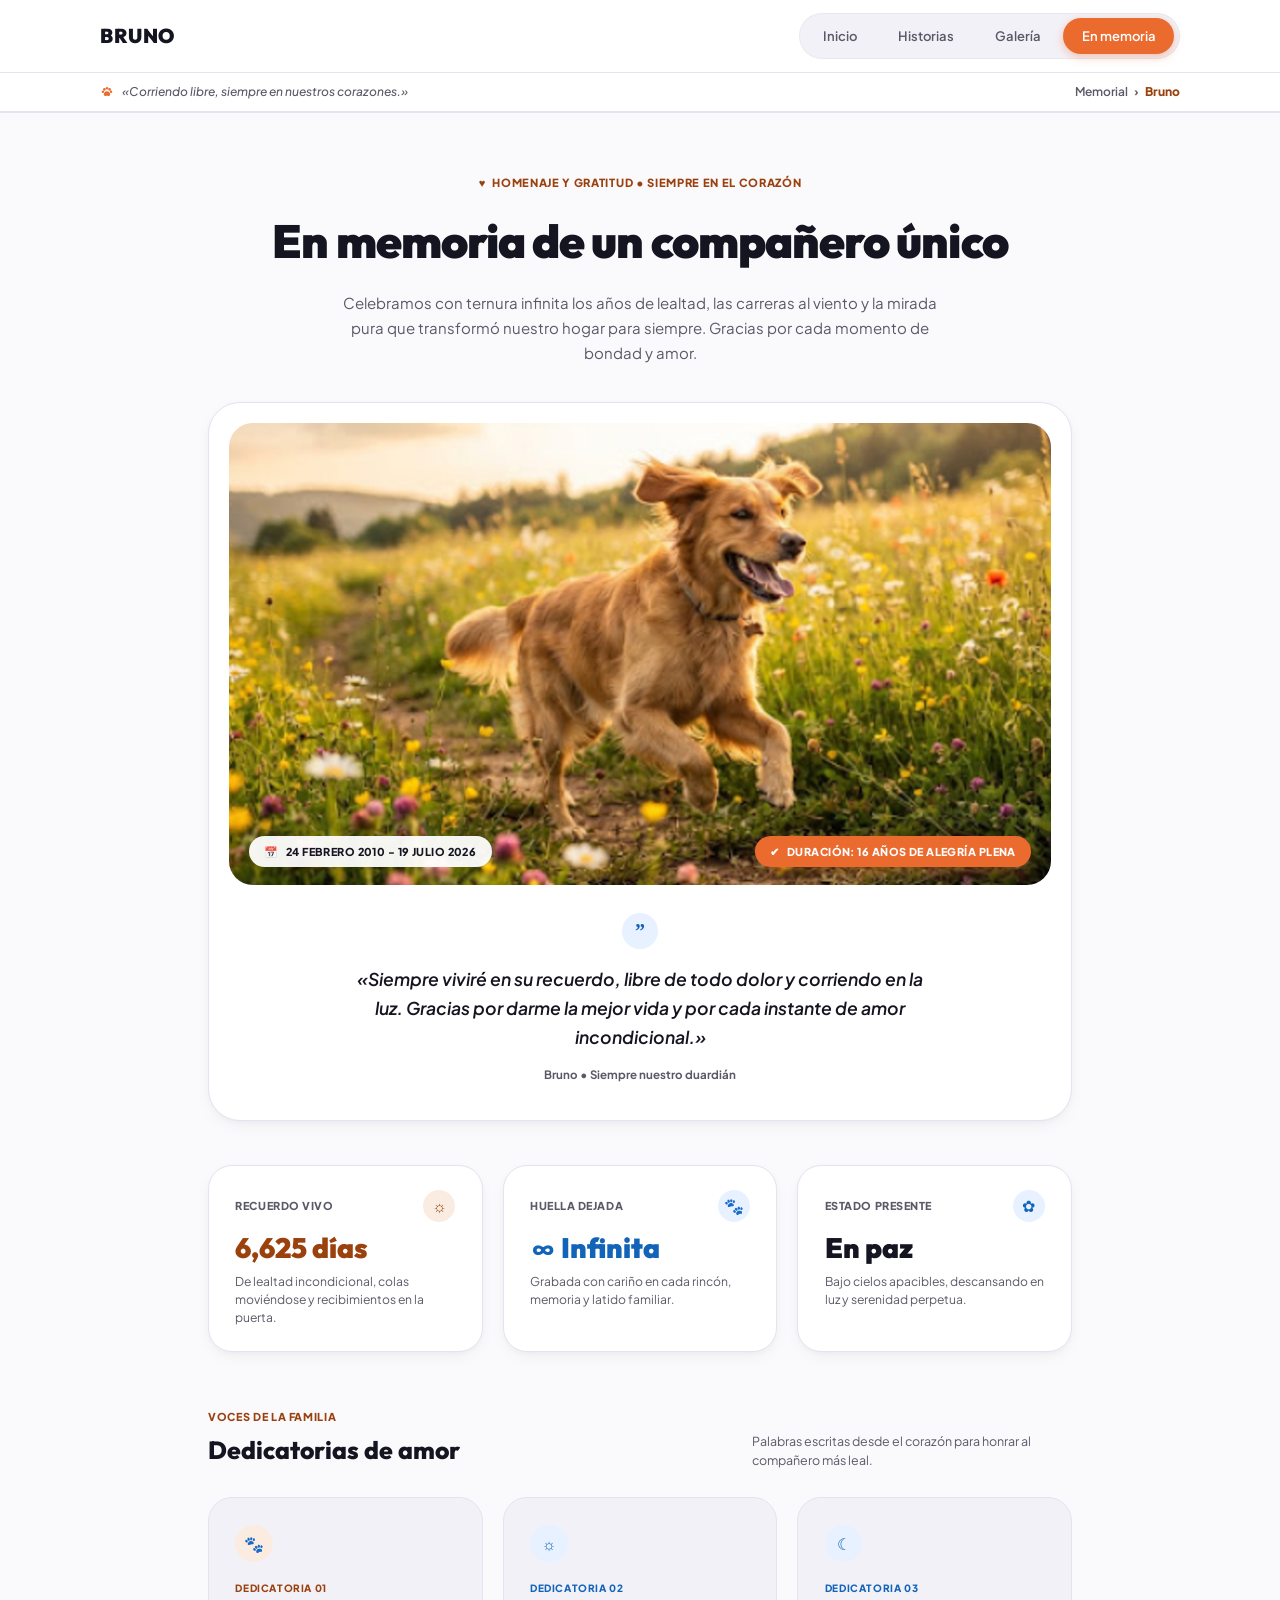
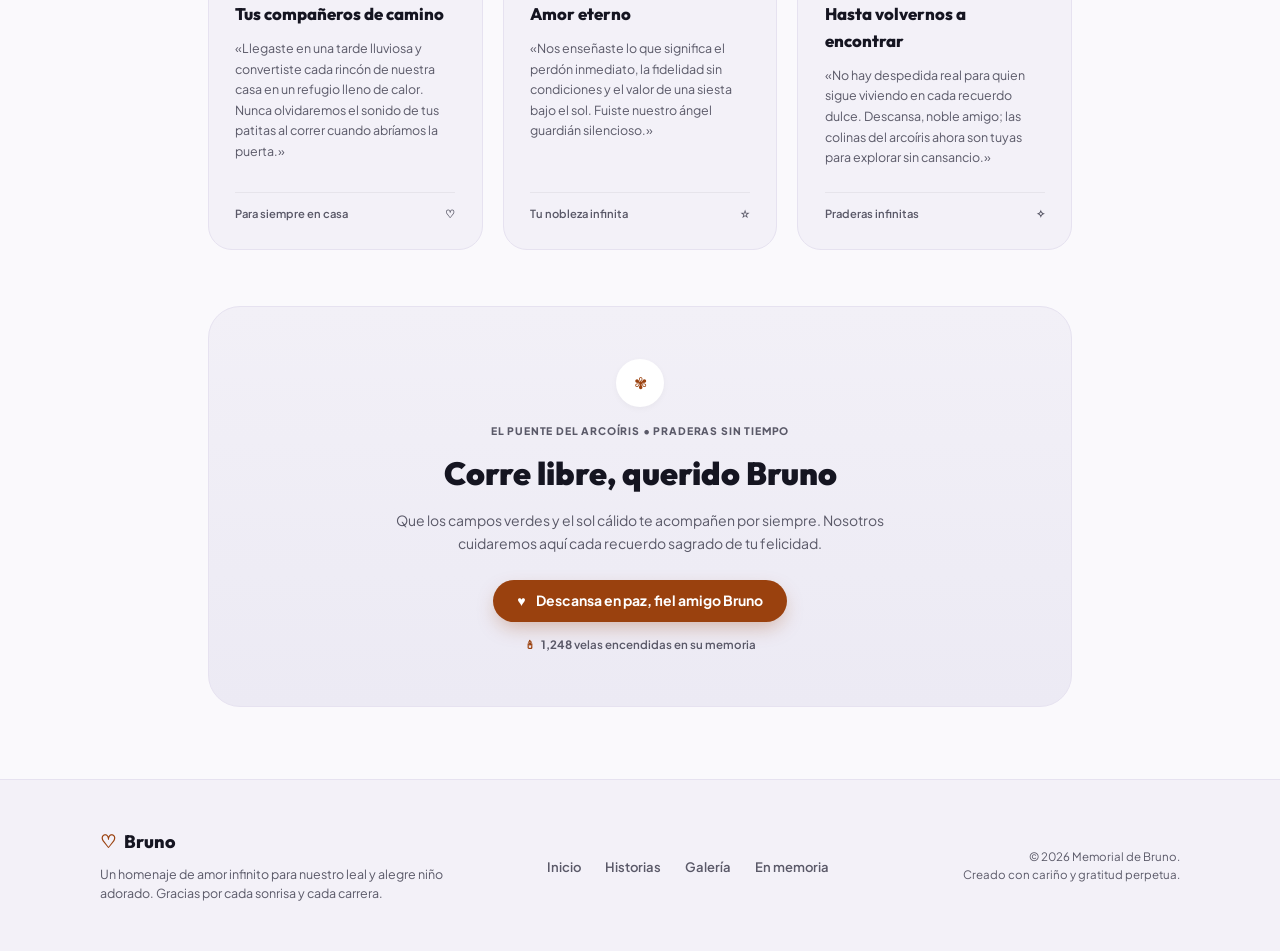
<file: memoria.html>
<!DOCTYPE html>
<html lang="es">
<head>
  <meta charset="UTF-8">
  <meta name="viewport" content="width=device-width, initial-scale=1.0">
  <meta name="description" content="En memoria de Bruno: homenaje de gratitud perpetua, retrato conmemorativo, huella de vida y dedicatorias de amor de toda su familia.">
  <title>Bruno — En memoria | Homenaje y Dedicatorias de Amor</title>
  <link rel="preconnect" href="https://fonts.googleapis.com">
  <link rel="preconnect" href="https://fonts.gstatic.com" crossorigin>
  <link href="https://fonts.googleapis.com/css2?family=Outfit:wght@700;800;900&amp;family=Plus+Jakarta+Sans:ital,wght@0,400;0,500;0,600;0,700;0,800;1,400;1,600&amp;display=swap" rel="stylesheet">
  <link rel="stylesheet" href="css/styles.css">
  <script src="js/main.js" defer></script>
</head>
<body>

  <!-- CABECERA PRINCIPAL -->
  <header class="header">
    <div class="header__top">
      <a href="index.html" class="header__logo" aria-label="Bruno - Ir al inicio">BRUNO</a>

      <button
        type="button"
        class="header__toggle"
        id="btn-menu-toggle"
        aria-label="Abrir menú de navegación"
      >
        <span class="header__toggle-paw" aria-hidden="true">
          <svg width="20" height="20" viewBox="0 0 24 24" fill="currentColor">
            <circle cx="7.5" cy="7.5" r="2.2"></circle>
            <circle cx="12" cy="5.5" r="2.2"></circle>
            <circle cx="16.5" cy="7.5" r="2.2"></circle>
            <circle cx="19" cy="11.5" r="2"></circle>
            <circle cx="5" cy="11.5" r="2"></circle>
            <path d="M12 10.5c-3.2 0-5.5 2.5-5.5 5.2 0 1.8 1.4 3.3 3.2 3.3 1 0 1.6-.4 2.3-.4s1.3.4 2.3.4c1.8 0 3.2-1.5 3.2-3.3 0-2.7-2.3-5.2-5.5-5.2z"></path>
          </svg>
        </span>
        <span class="header__toggle-close" aria-hidden="true">✕</span>
      </button>

      <nav class="header__nav" id="main-nav" aria-label="Navegación principal">
        <ul class="header__menu">
          <li class="header__item">
            <a href="index.html" class="header__link">Inicio</a>
          </li>
          <li class="header__item">
            <a href="historias.html" class="header__link">Historias</a>
          </li>
          <li class="header__item">
            <a href="galeria.html" class="header__link">Galería</a>
          </li>
          <li class="header__item">
            <a href="memoria.html" class="header__link header__link--active">En memoria</a>
          </li>
        </ul>
      </nav>
    </div>

    <div class="header__subbar">
      <div class="header__subbar-inner">
        <p class="header__epigraph">
          <span class="header__epigraph-icon" aria-hidden="true">
            <svg width="14" height="14" viewBox="0 0 24 24" fill="currentColor">
              <circle cx="7.5" cy="7.5" r="2.2"></circle>
              <circle cx="12" cy="5.5" r="2.2"></circle>
              <circle cx="16.5" cy="7.5" r="2.2"></circle>
              <circle cx="19" cy="11.5" r="2"></circle>
              <circle cx="5" cy="11.5" r="2"></circle>
              <path d="M12 10.5c-3.2 0-5.5 2.5-5.5 5.2 0 1.8 1.4 3.3 3.2 3.3 1 0 1.6-.4 2.3-.4s1.3.4 2.3.4c1.8 0 3.2-1.5 3.2-3.3 0-2.7-2.3-5.2-5.5-5.2z"></path>
            </svg>
          </span>
          <span>«Corriendo libre,  siempre en nuestros corazones.»</span>
        </p>

        <nav class="breadcrumb" aria-label="Migas de pan">
          <ol class="breadcrumb__list">
            <li class="breadcrumb__item">
              <a href="memoria.html" class="breadcrumb__link">Memorial</a>
            </li>
            <li class="breadcrumb__item">
              <span class="breadcrumb__current">Bruno</span>
            </li>
          </ol>
        </nav>
      </div>
    </div>
  </header>

  <!-- CONTENIDO PRINCIPAL -->
  <main class="main">
    <!-- CABECERA MEMORIAL -->
    <section class="memorial-hero">
      <p class="memorial-hero__kicker">
        <span aria-hidden="true">♥</span>
        <span>HOMENAJE Y GRATITUD • SIEMPRE EN EL CORAZÓN</span>
      </p>

      <h1 class="memorial-hero__title">En memoria de un compañero único</h1>

      <p class="memorial-hero__subtitle">
        Celebramos con ternura infinita los años de lealtad, las carreras al viento y la mirada pura que transformó nuestro hogar para siempre. Gracias por cada momento de bondad y amor.
      </p>
    </section>

    <!-- TARJETA RETRATO CONMEMORATIVO -->
    <section class="memorial-feature">
      <h2 class="sr-only">Retrato y mensaje eterno de Bruno</h2>

      <div class="memorial-card">
        <figure class="memorial-card__media">
          <img
            src="img/bruno-fallback.jpg"
            alt="Bruno descansando con mirada serena y cariñosa en el salón de casa"
            class="memorial-card__img"
            width="960"
            height="540"
          >
          <figcaption class="memorial-card__badges">
            <span class="memorial-card__badge memorial-card__badge--light">
              <span aria-hidden="true">📅</span>
              <span>
                24 FEBRERO 2010 - 19 JULIO 2026
              </span>
            </span>

            <span class="memorial-card__badge memorial-card__badge--orange">
              <span aria-hidden="true">✔</span>
              <span>DURACIÓN: 16 AÑOS DE ALEGRÍA PLENA</span>
            </span>
          </figcaption>
        </figure>

        <div class="memorial-card__body">
          <div class="memorial-card__quote-icon" aria-hidden="true">”</div>

          <blockquote class="memorial-card__quote">
            <p>
              «Siempre viviré en su recuerdo, libre de todo dolor y corriendo en la luz. Gracias por darme la mejor vida y por cada instante de amor incondicional.»
            </p>
          </blockquote>

          <p class="memorial-card__author">Bruno • Siempre nuestro duardián</p>
        </div>
      </div>
    </section>

    <!-- ESTADÍSTICAS DEL RECUERDO -->
    <section class="memorial-stats">
      <h2 class="sr-only">Huella vital de Bruno</h2>

      <div class="memorial-stats__grid">
        <article class="stat-card">
          <header class="stat-card__header">
            <h3 class="stat-card__label">RECUERDO VIVO</h3>
            <span class="stat-card__icon stat-card__icon--warm" aria-hidden="true">☼</span>
          </header>
          <p class="stat-card__value stat-card__value--brown">
            6,625 días
          </p>
          <p class="stat-card__text">
            De lealtad incondicional, colas moviéndose y recibimientos en la puerta.
          </p>
        </article>

        <article class="stat-card">
          <header class="stat-card__header">
            <h3 class="stat-card__label">HUELLA DEJADA</h3>
            <span class="stat-card__icon stat-card__icon--blue" aria-hidden="true">🐾</span>
          </header>
          <p class="stat-card__value stat-card__value--blue">∞ Infinita</p>
          <p class="stat-card__text">
            Grabada con cariño en cada rincón, memoria y latido familiar.
          </p>
        </article>

        <article class="stat-card">
          <header class="stat-card__header">
            <h3 class="stat-card__label">ESTADO PRESENTE</h3>
            <span class="stat-card__icon stat-card__icon--cyan" aria-hidden="true">✿</span>
          </header>
          <p class="stat-card__value stat-card__value--dark">En paz</p>
          <p class="stat-card__text">
            Bajo cielos apacibles, descansando en luz y serenidad perpetua.
          </p>
        </article>
      </div>
    </section>

    <!-- DEDICATORIAS DE LA FAMILIA -->
    <section id="dedicatorias" class="dedications">
      <div class="dedications__inner">
        <header class="dedications__header">
          <div class="dedications__heading-group">
            <span class="dedications__kicker">VOCES DE LA FAMILIA</span>
            <h2 class="dedications__title">Dedicatorias de amor</h2>
          </div>

          <p class="dedications__subtitle">
            Palabras escritas desde el corazón para honrar al compañero más leal.
          </p>
        </header>

        <div class="dedications__grid">
          <!-- Dedicatoria 01 -->
          <article class="dedication-card">
            <div>
              <span class="dedication-card__icon dedication-card__icon--warm" aria-hidden="true">🐾</span>
              <span class="dedication-card__kicker dedication-card__kicker--warm">DEDICATORIA 01</span>
              <h3 class="dedication-card__title">Tus compañeros de camino</h3>
              <blockquote class="dedication-card__quote">
                <p>
                  «Llegaste en una tarde lluviosa y convertiste cada rincón de nuestra casa en un refugio lleno de calor. Nunca olvidaremos el sonido de tus patitas al correr cuando abríamos la puerta.»
                </p>
              </blockquote>
            </div>

            <footer class="dedication-card__footer">
              <span>Para siempre en casa</span>
              <button
                type="button"
                class="dedication-card__fav-btn js-dedication-fav"
                aria-label="Agradecer dedicatoria Tus compañeros de camino"
              >
                <span aria-hidden="true">♡</span>
              </button>
            </footer>
          </article>

          <!-- Dedicatoria 02 -->
          <article class="dedication-card">
            <div>
              <span class="dedication-card__icon dedication-card__icon--blue" aria-hidden="true">☼</span>
              <span class="dedication-card__kicker dedication-card__kicker--blue">DEDICATORIA 02</span>
              <h3 class="dedication-card__title">Amor eterno</h3>
              <blockquote class="dedication-card__quote">
                <p>
                  «Nos enseñaste lo que significa el perdón inmediato, la fidelidad sin condiciones y el valor de una siesta bajo el sol. Fuiste nuestro ángel guardián silencioso.»
                </p>
              </blockquote>
            </div>

            <footer class="dedication-card__footer">
              <span>Tu nobleza infinita</span>
              <button
                type="button"
                class="dedication-card__fav-btn js-dedication-fav"
                aria-label="Agradecer dedicatoria Amor eterno"
              >
                <span aria-hidden="true">☆</span>
              </button>
            </footer>
          </article>

          <!-- Dedicatoria 03 -->
          <article class="dedication-card">
            <div>
              <span class="dedication-card__icon dedication-card__icon--cyan" aria-hidden="true">☾</span>
              <span class="dedication-card__kicker dedication-card__kicker--cyan">DEDICATORIA 03</span>
              <h3 class="dedication-card__title">Hasta volvernos a encontrar</h3>
              <blockquote class="dedication-card__quote">
                <p>
                  «No hay despedida real para quien sigue viviendo en cada recuerdo dulce. Descansa, noble amigo; las colinas del arcoíris ahora son tuyas para explorar sin cansancio.»
                </p>
              </blockquote>
            </div>

            <footer class="dedication-card__footer">
              <span>Praderas infinitas</span>
              <button
                type="button"
                class="dedication-card__fav-btn js-dedication-fav"
                aria-label="Agradecer dedicatoria Hasta volvernos a encontrar"
              >
                <span aria-hidden="true">✧</span>
              </button>
            </footer>
          </article>
        </div>
      </div>
    </section>

    <!-- EL PUENTE DEL ARCOÍRIS -->
    <section class="rainbow-bridge">
      <div class="rainbow-bridge__box">
        <div class="rainbow-bridge__icon" aria-hidden="true">✾</div>

        <span class="rainbow-bridge__kicker">EL PUENTE DEL ARCOÍRIS • PRADERAS SIN TIEMPO</span>

        <h2 class="rainbow-bridge__title">Corre libre, querido Bruno</h2>

        <p class="rainbow-bridge__text">
          Que los campos verdes y el sol cálido te acompañen por siempre. Nosotros cuidaremos aquí cada recuerdo sagrado de tu felicidad.
        </p>

        <button
          type="button"
          class="btn btn--brown"
          id="btn-memorial-candle"
          data-counter-key="bruno_velas_memoria"
          data-initial="1248"
        >
          <span class="btn__icon" aria-hidden="true">♥</span>
          <span>Descansa en paz, fiel amigo Bruno</span>
        </button>

        <p class="rainbow-bridge__counter">
          <span class="rainbow-bridge__counter-icon" aria-hidden="true">🕯</span>
          <span><strong id="memorial-candle-count">1,248</strong> velas encendidas en su memoria</span>
        </p>
      </div>
    </section>
  </main>

  <!-- PIE DE PÁGINA -->
  <footer class="footer">
    <div class="footer__container">
      <div class="footer__brand">
        <a href="index.html" class="footer__logo">
          <span class="footer__logo-icon" aria-hidden="true">♡</span>
          <span>Bruno</span>
        </a>
        <p class="footer__description">
          Un homenaje de amor infinito para nuestro leal y alegre niño adorado. Gracias por cada sonrisa y cada carrera.
        </p>
      </div>

      <nav class="footer__nav" aria-label="Navegación del pie de página">
        <ul class="footer__menu">
          <li><a href="index.html" class="footer__link">Inicio</a></li>
          <li><a href="historias.html" class="footer__link">Historias</a></li>
          <li><a href="galeria.html" class="footer__link">Galería</a></li>
          <li><a href="memoria.html" class="footer__link">En memoria</a></li>
        </ul>
      </nav>

      <div class="footer__legal">
        <small class="footer__copyright">© 2026 Memorial de Bruno.</small>
        <small class="footer__copyright">Creado con cariño y gratitud perpetua.</small>
      </div>
    </div>
  </footer>

  <!-- NOTIFICACIÓN INTERACTIVA -->
  <div id="toast" class="toast">
    <span class="toast__icon" aria-hidden="true">♥</span>
    <span id="toast-message" class="toast__message">Vela encendida en memoria de Bruno</span>
  </div>
</body>
</html>
</file>
<file: css/styles.css>
@charset "UTF-8";
*,
*::before,
*::after {
  box-sizing: border-box;
  margin: 0;
  padding: 0;
}

html {
  font-size: 16px;
  scroll-behavior: smooth;
  -webkit-font-smoothing: antialiased;
  -moz-osx-font-smoothing: grayscale;
}

body {
  font-family: "Plus Jakarta Sans", -apple-system, BlinkMacSystemFont, "Segoe UI", Roboto, sans-serif;
  color: #151521;
  background-color: #faf9fc;
  line-height: 1.6;
  min-height: 100vh;
  display: flex;
  flex-direction: column;
  overflow-x: hidden;
}
body.has-menu-open {
  overflow: hidden;
}

img {
  max-width: 100%;
  height: auto;
  display: block;
  -o-object-fit: cover;
     object-fit: cover;
}

ul,
ol {
  list-style: none;
}

a {
  color: inherit;
  text-decoration: none;
  transition: color 0.2s cubic-bezier(0.25, 0.8, 0.25, 1);
}
a:focus-visible {
  outline: 2px solid #eb6b2f;
  outline-offset: 3px;
}

button,
input,
select,
textarea {
  font: inherit;
  color: inherit;
  background: none;
  border: none;
}

button {
  cursor: pointer;
}
button:focus-visible {
  outline: 2px solid #eb6b2f;
  outline-offset: 3px;
}

.sr-only {
  position: absolute;
  width: 1px;
  height: 1px;
  padding: 0;
  margin: -1px;
  overflow: hidden;
  clip: rect(0, 0, 0, 0);
  white-space: nowrap;
  border: 0;
}

.main {
  flex: 1;
}

.header {
  background-color: #ffffff;
  position: sticky;
  top: 0;
  z-index: 100;
  box-shadow: 0 1px 0 #e6e2f0;
}
.header__top {
  width: 100%;
  max-width: 1160px;
  margin-inline: auto;
  padding-inline: 1.5rem;
}
@media (min-width: 768px) {
  .header__top {
    padding-inline: 2.5rem;
  }
}
.header__top {
  display: flex;
  align-items: center;
  justify-content: space-between;
  min-height: 4.5rem;
  gap: 1rem;
  padding-block: 0.75rem;
}
.header__logo {
  position: relative;
  z-index: 120;
  font-family: "Outfit", "Plus Jakarta Sans", sans-serif;
  font-size: 1.25rem;
  font-weight: 900;
  letter-spacing: 0.03em;
  text-transform: uppercase;
  color: #151521;
}
.header__toggle {
  display: none;
}
@media (max-width: 768px) {
  .header__toggle {
    position: relative;
    z-index: 120;
    width: 2.75rem;
    height: 2.75rem;
    border-radius: 50%;
    background-color: #fbece2;
    color: #9a410e;
    display: flex;
    align-items: center;
    justify-content: center;
    transition: transform 0.2s cubic-bezier(0.25, 0.8, 0.25, 1), background-color 0.2s cubic-bezier(0.25, 0.8, 0.25, 1), color 0.2s cubic-bezier(0.25, 0.8, 0.25, 1);
  }
  .header__toggle:hover {
    transform: scale(1.06);
  }
  .header__toggle--active {
    background-color: #eb6b2f;
    color: #ffffff;
    box-shadow: 0 8px 20px -4px rgba(235, 107, 47, 0.45);
  }
}
.header__toggle-paw {
  display: inline-flex;
}
.header__toggle--active .header__toggle-paw {
  display: none;
}
.header__toggle-close {
  display: none;
  font-size: 1.15rem;
  font-weight: 800;
  line-height: 1;
}
.header__toggle--active .header__toggle-close {
  display: inline-flex;
}
.header__nav {
  background-color: #f3f1f8;
  padding: 0.3rem;
  border-radius: 20rem;
  border: 1px solid rgba(21, 21, 33, 0.04);
}
@media (max-width: 768px) {
  .header__nav {
    position: fixed;
    inset: 0;
    z-index: 110;
    width: 100vw;
    height: 100dvh;
    background: linear-gradient(160deg, #faf9fc 0%, #f3f1f8 55%, #fbece2 100%);
    border-radius: 0;
    border: none;
    padding: 6rem 2rem 3rem;
    display: flex;
    flex-direction: column;
    align-items: center;
    justify-content: center;
    opacity: 0;
    visibility: hidden;
    pointer-events: none;
    transform: translateY(-1rem);
    transition: opacity 0.35s cubic-bezier(0.22, 1, 0.36, 1), transform 0.35s cubic-bezier(0.22, 1, 0.36, 1), visibility 0.35s cubic-bezier(0.22, 1, 0.36, 1);
  }
  .header__nav--open {
    opacity: 1;
    visibility: visible;
    pointer-events: auto;
    transform: translateY(0);
  }
}
.header__menu {
  display: flex;
  align-items: center;
  gap: 0.25rem;
}
@media (max-width: 768px) {
  .header__menu {
    flex-direction: column;
    gap: 1.15rem;
    width: 100%;
    max-width: 20rem;
  }
}
@media (max-width: 768px) {
  .header__item {
    width: 100%;
  }
}
.header__link {
  display: inline-flex;
  align-items: center;
  justify-content: center;
  padding: 0.45rem 1.15rem;
  font-size: 0.8125rem;
  font-weight: 600;
  color: #5a5968;
  border-radius: 20rem;
  white-space: nowrap;
  transition: all 0.2s cubic-bezier(0.25, 0.8, 0.25, 1);
}
@media (max-width: 768px) {
  .header__link {
    width: 100%;
    padding: 1rem 1.75rem;
    font-size: 1.2rem;
    font-weight: 800;
    background-color: rgba(255, 255, 255, 0.78);
    box-shadow: 0 2px 6px rgba(21, 21, 33, 0.04);
  }
}
.header__link:hover {
  color: #151521;
}
.header__link--active {
  background-color: #eb6b2f;
  color: #ffffff;
  box-shadow: 0 3px 10px rgba(235, 107, 47, 0.35);
}
.header__link--active:hover {
  color: #ffffff;
  background-color: #eb6b2f;
}
.header__subbar {
  border-top: 1px solid #e6e2f0;
  border-bottom: 1px solid #e6e2f0;
  background-color: #ffffff;
  font-size: 0.75rem;
}
.header__subbar-inner {
  width: 100%;
  max-width: 1160px;
  margin-inline: auto;
  padding-inline: 1.5rem;
}
@media (min-width: 768px) {
  .header__subbar-inner {
    padding-inline: 2.5rem;
  }
}
.header__subbar-inner {
  display: flex;
  align-items: center;
  justify-content: space-between;
  min-height: 2.35rem;
  gap: 1rem;
  padding-block: 0.35rem;
}
@media (max-width: 640px) {
  .header__subbar-inner {
    flex-direction: column;
    align-items: flex-start;
    gap: 0.25rem;
  }
}
.header__epigraph {
  display: flex;
  align-items: center;
  gap: 0.5rem;
  color: #5a5968;
  font-style: italic;
  font-weight: 500;
}
.header__epigraph-icon {
  color: #eb6b2f;
  flex-shrink: 0;
  display: inline-flex;
}

.breadcrumb__list {
  display: flex;
  align-items: center;
  gap: 0.375rem;
  font-size: 0.75rem;
  font-weight: 600;
}
.breadcrumb__item {
  display: inline-flex;
  align-items: center;
  gap: 0.375rem;
  color: #5a5968;
}
.breadcrumb__item + .breadcrumb__item::before {
  content: "›";
  color: #5a5968;
  font-weight: 700;
}
.breadcrumb__link {
  color: #5a5968;
}
.breadcrumb__link:hover {
  color: #eb6b2f;
}
.breadcrumb__current {
  color: #9a410e;
  font-weight: 800;
}

.footer {
  background-color: #f3f1f8;
  border-top: 1px solid #e6e2f0;
  margin-top: 4.5rem;
  padding-block: 3rem;
}
.footer__container {
  width: 100%;
  max-width: 1160px;
  margin-inline: auto;
  padding-inline: 1.5rem;
}
@media (min-width: 768px) {
  .footer__container {
    padding-inline: 2.5rem;
  }
}
.footer__container {
  display: grid;
  grid-template-columns: 1.3fr auto 1fr;
  align-items: center;
  gap: 2rem;
}
@media (max-width: 960px) {
  .footer__container {
    grid-template-columns: 1fr;
    text-align: center;
  }
}
.footer__brand {
  max-width: 24rem;
}
@media (max-width: 960px) {
  .footer__brand {
    margin-inline: auto;
  }
}
.footer__logo {
  display: inline-flex;
  align-items: center;
  gap: 0.5rem;
  font-family: "Outfit", "Plus Jakarta Sans", sans-serif;
  font-size: 1.125rem;
  font-weight: 800;
  color: #151521;
  margin-bottom: 0.5rem;
}
.footer__logo-icon {
  color: #9a410e;
  display: inline-flex;
}
.footer__description {
  font-size: 0.78rem;
  color: #5a5968;
  line-height: 1.55;
}
.footer__menu {
  display: flex;
  align-items: center;
  gap: 1.5rem;
  flex-wrap: wrap;
  justify-content: center;
}
.footer__link {
  font-size: 0.8125rem;
  font-weight: 600;
  color: #5a5968;
}
.footer__link:hover {
  color: #eb6b2f;
}
.footer__legal {
  text-align: right;
  font-size: 0.72rem;
  color: #5a5968;
  line-height: 1.5;
}
@media (max-width: 960px) {
  .footer__legal {
    text-align: center;
  }
}
.footer__copyright {
  display: block;
  font-size: 0.72rem;
}

.btn {
  display: inline-flex;
  align-items: center;
  justify-content: center;
  gap: 0.625rem;
  padding: 0.8rem 1.5rem;
  font-size: 0.875rem;
  font-weight: 700;
  border-radius: 20rem;
  transition: all 0.2s cubic-bezier(0.25, 0.8, 0.25, 1);
  text-align: center;
  line-height: 1.2;
}
.btn__icon {
  display: inline-flex;
  align-items: center;
  justify-content: center;
  flex-shrink: 0;
}
.btn--primary {
  background-color: #eb6b2f;
  color: #ffffff;
  box-shadow: 0 8px 20px -4px rgba(235, 107, 47, 0.45);
}
.btn--primary:hover {
  background-color: #eb6b2f;
  transform: translateY(-2px);
}
.btn--light {
  background-color: #ffffff;
  color: #151521;
  box-shadow: 0 16px 36px -8px rgba(21, 21, 33, 0.07), 0 4px 12px -2px rgba(21, 21, 33, 0.04);
}
.btn--light:hover {
  background-color: #f9f8fc;
  transform: translateY(-2px);
}
.btn--brown {
  background-color: #9a410e;
  color: #ffffff;
  box-shadow: 0 8px 20px -4px rgba(154, 65, 14, 0.35);
}
.btn--brown:hover {
  background-color: #9a410e;
  transform: translateY(-2px);
}
.btn--brown.is-active {
  background-color: #1f7a4c;
  box-shadow: 0 8px 20px -4px rgba(31, 122, 76, 0.35);
}
.btn--white {
  background-color: #ffffff;
  color: #151521;
  border: 1px solid #e6e2f0;
  box-shadow: 0 2px 6px rgba(21, 21, 33, 0.04);
}
.btn--white:hover {
  border-color: #e6e2f0;
  transform: translateY(-2px);
  box-shadow: 0 6px 18px -4px rgba(21, 21, 33, 0.06), 0 2px 6px -1px rgba(21, 21, 33, 0.03);
}
.btn--sm {
  padding: 0.55rem 1.2rem;
  font-size: 0.78rem;
}

.badge {
  display: inline-flex;
  align-items: center;
  gap: 0.4rem;
  padding: 0.35rem 0.85rem;
  font-size: 0.6875rem;
  font-weight: 800;
  letter-spacing: 0.05em;
  text-transform: uppercase;
  border-radius: 20rem;
  line-height: 1.2;
}
.badge__icon {
  display: inline-flex;
  align-items: center;
  flex-shrink: 0;
}
.badge--warm {
  background-color: #fbece2;
  color: #9a410e;
}
.badge--blue {
  background-color: #e8f1ff;
  color: #1264b8;
}
.badge--cyan {
  background-color: #e8f1ff;
  color: #1264b8;
}
.badge--white {
  background-color: rgba(255, 255, 255, 0.94);
  color: #151521;
  box-shadow: 0 2px 6px rgba(21, 21, 33, 0.04);
  backdrop-filter: blur(8px);
}

.section-header {
  text-align: center;
  max-width: 36rem;
  margin-inline: auto;
  margin-bottom: 2.75rem;
}
.section-header__title {
  font-family: "Outfit", "Plus Jakarta Sans", sans-serif;
  font-size: clamp(1.85rem, 3.2vw, 2.35rem);
  font-weight: 800;
  color: #151521;
  letter-spacing: -0.02em;
  margin-top: 0.75rem;
  margin-bottom: 0.6rem;
}
.section-header__subtitle {
  font-size: 0.9375rem;
  color: #5a5968;
  line-height: 1.6;
}

.filter-bar {
  display: flex;
  align-items: center;
  gap: 0.65rem;
  flex-wrap: wrap;
}
.filter-bar--center {
  justify-content: center;
}
.filter-bar__btn {
  display: inline-flex;
  align-items: center;
  gap: 0.45rem;
  padding: 0.5rem 1.1rem;
  font-size: 0.78rem;
  font-weight: 700;
  color: #5a5968;
  background-color: #ffffff;
  border: 1px solid #e6e2f0;
  border-radius: 20rem;
  transition: all 0.2s cubic-bezier(0.25, 0.8, 0.25, 1);
}
.filter-bar__btn:hover {
  color: #151521;
  border-color: #e6e2f0;
}
.filter-bar__btn--active-brown {
  background-color: #9a410e;
  color: #ffffff;
  border-color: #9a410e;
  box-shadow: 0 4px 12px rgba(154, 65, 14, 0.25);
}
.filter-bar__btn--active-brown:hover {
  color: #ffffff;
}
.filter-bar__btn--active-orange {
  background-color: #eb6b2f;
  color: #ffffff;
  border-color: #eb6b2f;
  box-shadow: 0 4px 12px rgba(235, 107, 47, 0.3);
}
.filter-bar__btn--active-orange:hover {
  color: #ffffff;
}

.hero {
  position: relative;
  min-height: 36rem;
  display: flex;
  align-items: center;
  justify-content: center;
  padding: 5rem 1.5rem 6.5rem;
  overflow: hidden;
}
@media (min-width: 960px) {
  .hero {
    min-height: 41rem;
  }
}
.hero__media {
  position: absolute;
  inset: 0;
  z-index: 0;
}
.hero__media::after {
  content: "";
  position: absolute;
  inset: 0;
  background: linear-gradient(180deg, rgba(25, 18, 12, 0.18) 0%, rgba(25, 18, 12, 0.35) 55%, rgba(250, 249, 252, 0.85) 90%, #faf9fc 100%);
}
.hero__img {
  width: 100%;
  height: 100%;
  -o-object-fit: cover;
     object-fit: cover;
  -o-object-position: center 35%;
     object-position: center 35%;
  transform: scale(1.02);
}
.hero__floating-dot {
  width: 0.5rem;
  height: 0.5rem;
  border-radius: 50%;
  background-color: #9a410e;
}
.hero__content {
  position: relative;
  z-index: 2;
  max-width: 54rem;
  text-align: center;
  margin-inline: auto;
}
.hero__kicker {
  display: inline-flex;
  align-items: center;
  gap: 0.45rem;
  padding: 0.45rem 1.1rem;
  background-color: rgba(255, 255, 255, 0.95);
  color: #151521;
  border-radius: 20rem;
  font-size: 0.72rem;
  font-weight: 800;
  letter-spacing: 0.05em;
  text-transform: uppercase;
  box-shadow: 0 6px 18px -4px rgba(21, 21, 33, 0.06), 0 2px 6px -1px rgba(21, 21, 33, 0.03);
  margin-bottom: 1.25rem;
}
.hero__kicker-icon {
  color: #9a410e;
  display: inline-flex;
}
.hero__title {
  font-family: "Outfit", "Plus Jakarta Sans", sans-serif;
  font-size: clamp(2.1rem, 4.8vw, 3.5rem);
  font-weight: 900;
  color: #ffffff;
  letter-spacing: 0.01em;
  line-height: 1.12;
  text-transform: uppercase;
  text-shadow: 0 4px 24px rgba(0, 0, 0, 0.45);
  margin-bottom: 0.9rem;
}
.hero__subtitle {
  font-size: clamp(1rem, 1.8vw, 1.2rem);
  font-weight: 600;
  color: rgba(255, 255, 255, 0.96);
  text-shadow: 0 2px 12px rgba(0, 0, 0, 0.45);
  margin-bottom: 2rem;
}
.hero__actions {
  display: flex;
  align-items: center;
  justify-content: center;
  gap: 1rem;
  flex-wrap: wrap;
  margin-bottom: 1.5rem;
}
.hero__counter {
  display: inline-flex;
  align-items: center;
  gap: 0.45rem;
  padding: 0.4rem 1rem;
  background-color: rgba(45, 42, 38, 0.42);
  backdrop-filter: blur(10px);
  border: 1px solid rgba(255, 255, 255, 0.25);
  border-radius: 20rem;
  color: #ffffff;
  font-size: 0.75rem;
  font-weight: 600;
  transition: transform 0.2s cubic-bezier(0.25, 0.8, 0.25, 1), background-color 0.2s cubic-bezier(0.25, 0.8, 0.25, 1);
}
.hero__counter:hover {
  background-color: rgba(45, 42, 38, 0.6);
  transform: scale(1.04);
}
.hero__counter strong {
  font-weight: 800;
}

.essence {
  width: 100%;
  max-width: 1160px;
  margin-inline: auto;
  padding-inline: 1.5rem;
}
@media (min-width: 768px) {
  .essence {
    padding-inline: 2.5rem;
  }
}
.essence {
  padding-block: 2.5rem 3.5rem;
}
.essence__grid {
  display: grid;
  grid-template-columns: repeat(3, 1fr);
  gap: 1.5rem;
}
@media (max-width: 960px) {
  .essence__grid {
    grid-template-columns: 1fr;
  }
}

.essence-card {
  background-color: #ffffff;
  border: 1px solid #e6e2f0;
  border-radius: 1.5rem;
  box-shadow: 0 6px 18px -4px rgba(21, 21, 33, 0.06), 0 2px 6px -1px rgba(21, 21, 33, 0.03);
  transition: transform 0.35s cubic-bezier(0.22, 1, 0.36, 1), box-shadow 0.35s cubic-bezier(0.22, 1, 0.36, 1);
  position: relative;
  overflow: hidden;
  padding: 2rem;
  display: flex;
  flex-direction: column;
  justify-content: space-between;
}
.essence-card:hover {
  transform: translateY(-4px);
  box-shadow: 0 16px 36px -8px rgba(21, 21, 33, 0.07), 0 4px 12px -2px rgba(21, 21, 33, 0.04);
}
.essence-card::before {
  content: "";
  position: absolute;
  top: -3rem;
  right: -3rem;
  width: 11rem;
  height: 11rem;
  border-radius: 50%;
  filter: blur(28px);
  opacity: 0.55;
  pointer-events: none;
}
.essence-card--warm::before {
  background: radial-gradient(circle, #fde0c8 0%, transparent 70%);
}
.essence-card--blue::before {
  background: radial-gradient(circle, #d6e8ff 0%, transparent 70%);
}
.essence-card--cyan::before {
  background: radial-gradient(circle, #ccf0fa 0%, transparent 70%);
}
.essence-card__header {
  display: flex;
  align-items: center;
  justify-content: space-between;
  margin-bottom: 1.5rem;
  position: relative;
  z-index: 1;
}
.essence-card__icon {
  width: 2.75rem;
  height: 2.75rem;
  border-radius: 0.85rem;
  display: flex;
  align-items: center;
  justify-content: center;
}
.essence-card__icon--warm {
  background-color: #fbece2;
  color: #9a410e;
}
.essence-card__icon--blue {
  background-color: #e8f1ff;
  color: #1264b8;
}
.essence-card__icon--cyan {
  background-color: #e8f1ff;
  color: #1264b8;
}
.essence-card__tag {
  padding: 0.3rem 0.75rem;
  border-radius: 20rem;
  font-size: 0.65rem;
  font-weight: 800;
  letter-spacing: 0.04em;
  text-transform: uppercase;
}
.essence-card__tag--warm {
  background-color: #fbece2;
  color: #9a410e;
}
.essence-card__tag--blue {
  background-color: #e8f1ff;
  color: #1264b8;
}
.essence-card__tag--cyan {
  background-color: #e8f1ff;
  color: #1264b8;
}
.essence-card__body {
  position: relative;
  z-index: 1;
  margin-bottom: 1.75rem;
}
.essence-card__title {
  font-family: "Outfit", "Plus Jakarta Sans", sans-serif;
  font-size: 1.2rem;
  font-weight: 800;
  color: #151521;
  margin-bottom: 0.75rem;
}
.essence-card__text {
  font-size: 0.85rem;
  color: #5a5968;
  line-height: 1.65;
}
.essence-card__footer {
  position: relative;
  z-index: 1;
  display: inline-flex;
  align-items: center;
  gap: 0.45rem;
  font-size: 0.75rem;
  font-weight: 700;
}
.essence-card__footer--warm {
  color: #9a410e;
}
.essence-card__footer--blue {
  color: #1264b8;
}
.essence-card__footer--cyan {
  color: #1264b8;
}

.highlight {
  width: 100%;
  max-width: 1160px;
  margin-inline: auto;
  padding-inline: 1.5rem;
}
@media (min-width: 768px) {
  .highlight {
    padding-inline: 2.5rem;
  }
}
.highlight {
  padding-block: 1rem 3.5rem;
}
.highlight__box {
  background-color: #f3f1f8;
  border-radius: 2rem;
  padding: 2.75rem 3rem;
  display: grid;
  grid-template-columns: 1fr auto;
  align-items: center;
  gap: 2.5rem;
}
@media (max-width: 960px) {
  .highlight__box {
    grid-template-columns: 1fr;
    padding: 2rem 1.5rem;
  }
}
.highlight__kicker {
  display: inline-flex;
  align-items: center;
  gap: 0.45rem;
  font-size: 0.75rem;
  font-weight: 800;
  color: #9a410e;
  margin-bottom: 0.5rem;
}
.highlight__title {
  font-family: "Outfit", "Plus Jakarta Sans", sans-serif;
  font-size: clamp(1.5rem, 2.5vw, 1.85rem);
  font-weight: 800;
  color: #151521;
  margin-bottom: 0.75rem;
}
.highlight__text {
  font-size: 0.875rem;
  color: #5a5968;
  max-width: 38rem;
  line-height: 1.65;
  margin-bottom: 1.5rem;
}
.highlight__pills {
  display: flex;
  align-items: center;
  gap: 0.85rem;
  flex-wrap: wrap;
}
.highlight__pill {
  display: inline-flex;
  align-items: center;
  gap: 0.45rem;
  padding: 0.5rem 1rem;
  background-color: #ffffff;
  border-radius: 20rem;
  font-size: 0.76rem;
  color: #5a5968;
  box-shadow: 0 2px 6px rgba(21, 21, 33, 0.04);
}
.highlight__pill strong {
  color: #151521;
  font-weight: 800;
}
.highlight__pill-icon {
  color: #9a410e;
  display: inline-flex;
}
.highlight__pill-icon--blue {
  color: #1264b8;
}

.candle-card {
  background-color: #ffffff;
  border: 1px solid #e6e2f0;
  border-radius: 1.5rem;
  box-shadow: 0 6px 18px -4px rgba(21, 21, 33, 0.06), 0 2px 6px -1px rgba(21, 21, 33, 0.03);
  transition: transform 0.35s cubic-bezier(0.22, 1, 0.36, 1), box-shadow 0.35s cubic-bezier(0.22, 1, 0.36, 1);
  padding: 1.75rem 2.25rem;
  text-align: center;
  min-width: 14.5rem;
}
.candle-card__icon {
  width: 3.5rem;
  height: 3.5rem;
  border-radius: 50%;
  background-color: #fbece2;
  color: #9a410e;
  display: flex;
  align-items: center;
  justify-content: center;
  margin-inline: auto;
  margin-bottom: 0.85rem;
  transition: transform 0.35s cubic-bezier(0.22, 1, 0.36, 1), box-shadow 0.35s cubic-bezier(0.22, 1, 0.36, 1);
}
.candle-card__icon.is-lit {
  box-shadow: 0 0 24px rgba(235, 107, 47, 0.55);
  transform: scale(1.08);
}
.candle-card__count {
  display: block;
  font-family: "Outfit", "Plus Jakarta Sans", sans-serif;
  font-size: 1.65rem;
  font-weight: 900;
  color: #151521;
  line-height: 1.1;
}
.candle-card__label {
  display: block;
  font-size: 0.72rem;
  color: #5a5968;
  margin-top: 0.2rem;
  margin-bottom: 1rem;
}

.quote-banner {
  width: 100%;
  max-width: 1160px;
  margin-inline: auto;
  padding-inline: 1.5rem;
}
@media (min-width: 768px) {
  .quote-banner {
    padding-inline: 2.5rem;
  }
}
.quote-banner {
  padding-block: 0.5rem 2rem;
}
.quote-banner__box {
  position: relative;
  overflow: hidden;
  border-radius: 2rem;
  padding: 3.75rem 2rem;
  text-align: center;
  background: linear-gradient(135deg, #eef4fc 0%, #f7f5fb 50%, #fdf1ea 100%);
  border: 1px solid #e6e2f0;
}
.quote-banner__box::before, .quote-banner__box::after {
  font-family: Georgia, serif;
  font-size: 7.5rem;
  line-height: 1;
  position: absolute;
  pointer-events: none;
  -webkit-user-select: none;
     -moz-user-select: none;
          user-select: none;
}
.quote-banner__box::before {
  content: "“";
  top: 1.25rem;
  left: 2.5rem;
  color: rgba(18, 100, 184, 0.12);
}
.quote-banner__box::after {
  content: "”";
  bottom: -1.5rem;
  right: 2.5rem;
  color: rgba(154, 65, 14, 0.14);
}
.quote-banner__icon {
  width: 3rem;
  height: 3rem;
  border-radius: 50%;
  background-color: #ffffff;
  color: #9a410e;
  display: flex;
  align-items: center;
  justify-content: center;
  margin-inline: auto;
  margin-bottom: 1.5rem;
  box-shadow: 0 2px 6px rgba(21, 21, 33, 0.04);
}
.quote-banner__quote {
  font-family: "Outfit", "Plus Jakarta Sans", sans-serif;
  font-size: clamp(1.35rem, 2.6vw, 1.85rem);
  font-weight: 800;
  color: #151521;
  max-width: 38rem;
  margin-inline: auto;
  line-height: 1.35;
  margin-bottom: 1.5rem;
}
.quote-banner__caption {
  display: inline-block;
  padding: 0.35rem 1.1rem;
  background-color: #ffffff;
  color: #9a410e;
  border-radius: 20rem;
  font-size: 0.68rem;
  font-weight: 800;
  letter-spacing: 0.1em;
  text-transform: uppercase;
  box-shadow: 0 2px 6px rgba(21, 21, 33, 0.04);
  margin-bottom: 1.1rem;
}
.quote-banner__link-wrap {
  display: block;
}
.quote-banner__link {
  font-size: 0.78rem;
  font-weight: 700;
  color: #1264b8;
}
.quote-banner__link:hover {
  text-decoration: underline;
}

.page-hero {
  width: 100%;
  max-width: 1160px;
  margin-inline: auto;
  padding-inline: 1.5rem;
}
@media (min-width: 768px) {
  .page-hero {
    padding-inline: 2.5rem;
  }
}
.page-hero {
  padding-top: 3.5rem;
  padding-bottom: 2.5rem;
  text-align: center;
}
.page-hero__title {
  font-family: "Outfit", "Plus Jakarta Sans", sans-serif;
  font-size: clamp(2rem, 4vw, 3rem);
  font-weight: 900;
  color: #151521;
  letter-spacing: -0.025em;
  line-height: 1.15;
  max-width: 36rem;
  margin-inline: auto;
  margin-top: 0.85rem;
  margin-bottom: 0.85rem;
}
.page-hero__subtitle {
  font-size: 0.95rem;
  color: #5a5968;
  max-width: 35rem;
  margin-inline: auto;
  line-height: 1.65;
  margin-bottom: 1.5rem;
}

.story-stats {
  display: inline-flex;
  align-items: center;
  gap: 1.25rem;
  flex-wrap: wrap;
  justify-content: center;
  padding: 0.5rem 1.35rem;
  background-color: #ffffff;
  border: 1px solid #e6e2f0;
  border-radius: 20rem;
  box-shadow: 0 2px 6px rgba(21, 21, 33, 0.04);
  margin-bottom: 1.75rem;
}
.story-stats__item {
  display: inline-flex;
  align-items: center;
  gap: 0.4rem;
  font-size: 0.75rem;
  font-weight: 700;
  color: #5a5968;
}
.story-stats__icon {
  display: inline-flex;
}
.story-stats__icon--warm {
  color: #9a410e;
}
.story-stats__icon--blue {
  color: #1264b8;
}
.story-stats__icon--cyan {
  color: #1264b8;
}

.timeline {
  width: 100%;
  max-width: 1160px;
  margin-inline: auto;
  padding-inline: 1.5rem;
}
@media (min-width: 768px) {
  .timeline {
    padding-inline: 2.5rem;
  }
}
.timeline {
  position: relative;
  padding-block: 2rem 3.5rem;
}
.timeline::before {
  content: "";
  position: absolute;
  top: 2rem;
  bottom: 2rem;
  left: 50%;
  width: 2px;
  background: linear-gradient(180deg, transparent 0%, #e6e2f0 8%, #e6e2f0 92%, transparent 100%);
  transform: translateX(-50%);
}
@media (max-width: 960px) {
  .timeline::before {
    display: none;
  }
}
.timeline__list {
  display: flex;
  flex-direction: column;
  gap: 4rem;
}
.timeline__item {
  position: relative;
  display: grid;
  grid-template-columns: 1fr 1fr;
  align-items: center;
  gap: 4rem;
  transition: opacity 0.35s cubic-bezier(0.22, 1, 0.36, 1), transform 0.35s cubic-bezier(0.22, 1, 0.36, 1);
}
@media (max-width: 960px) {
  .timeline__item {
    grid-template-columns: 1fr;
    gap: 1.5rem;
  }
}
.timeline__item[hidden] {
  display: none;
}
.timeline__node {
  position: absolute;
  left: 50%;
  top: 50%;
  transform: translate(-50%, -50%);
  width: 1.25rem;
  height: 1.25rem;
  border-radius: 50%;
  background-color: #ffffff;
  border: 4px solid #eb6b2f;
  box-shadow: 0 0 0 5px rgba(255, 255, 255, 0.9), 0 2px 6px rgba(21, 21, 33, 0.04);
  z-index: 2;
}
@media (max-width: 960px) {
  .timeline__node {
    display: none;
  }
}
.timeline__node--orange {
  border-color: #eb6b2f;
}
.timeline__node--blue {
  border-color: #1264b8;
}
.timeline__node--brown {
  border-color: #9a410e;
}
.timeline__node--teal {
  border-color: #1264b8;
}
.timeline__media {
  background-color: #ffffff;
  border: 1px solid #e6e2f0;
  border-radius: 1.5rem;
  box-shadow: 0 6px 18px -4px rgba(21, 21, 33, 0.06), 0 2px 6px -1px rgba(21, 21, 33, 0.03);
  transition: transform 0.35s cubic-bezier(0.22, 1, 0.36, 1), box-shadow 0.35s cubic-bezier(0.22, 1, 0.36, 1);
  padding: 0.65rem;
  position: relative;
}
.timeline__media:hover {
  transform: translateY(-3px);
  box-shadow: 0 16px 36px -8px rgba(21, 21, 33, 0.07), 0 4px 12px -2px rgba(21, 21, 33, 0.04);
}
.timeline__img-wrap {
  position: relative;
  border-radius: 1.1rem;
  overflow: hidden;
  aspect-ratio: 16/10;
}
.timeline__img {
  width: 100%;
  height: 100%;
  -o-object-fit: cover;
     object-fit: cover;
  transition: transform 0.5s ease;
}
.timeline__media:hover .timeline__img {
  transform: scale(1.04);
}
.timeline__badge {
  position: absolute;
  z-index: 2;
  display: inline-flex;
  align-items: center;
  gap: 0.35rem;
  padding: 0.35rem 0.8rem;
  border-radius: 20rem;
  font-size: 0.7rem;
  font-weight: 700;
  background-color: rgba(255, 255, 255, 0.94);
  color: #151521;
  box-shadow: 0 2px 6px rgba(21, 21, 33, 0.04);
}
.timeline__badge--bottom-left {
  bottom: 0.85rem;
  left: 0.85rem;
}
.timeline__badge--top-right {
  top: 0.85rem;
  right: 0.85rem;
}
.timeline__badge--bottom-right {
  bottom: 0.85rem;
  right: 0.85rem;
  background-color: #eb6b2f;
  color: #ffffff;
}
.timeline__content {
  display: flex;
  flex-direction: column;
  align-items: flex-start;
}
.timeline__title {
  font-family: "Outfit", "Plus Jakarta Sans", sans-serif;
  font-size: clamp(1.4rem, 2.4vw, 1.75rem);
  font-weight: 800;
  color: #151521;
  margin-top: 0.6rem;
  margin-bottom: 1rem;
  line-height: 1.25;
}
.timeline__quote-box {
  position: relative;
  background-color: #f3f1f8;
  border-radius: 0.875rem;
  padding: 1.35rem 1.5rem;
  margin-bottom: 1rem;
  width: 100%;
}
.timeline__quote-decor {
  position: absolute;
  top: -0.65rem;
  right: 1rem;
  color: rgba(18, 100, 184, 0.25);
  font-family: Georgia, serif;
  font-size: 2.25rem;
  line-height: 1;
}
.timeline__quote {
  font-size: 0.84rem;
  font-style: italic;
  color: #5a5968;
  line-height: 1.65;
}
.timeline__meta {
  display: flex;
  align-items: center;
  justify-content: space-between;
  width: 100%;
  gap: 1rem;
  flex-wrap: wrap;
}
.timeline__meta-text {
  display: inline-flex;
  align-items: center;
  gap: 0.45rem;
  font-size: 0.74rem;
  font-weight: 600;
  color: #5a5968;
}
.timeline__dot {
  width: 0.45rem;
  height: 0.45rem;
  border-radius: 50%;
}
.timeline__dot--orange {
  background-color: #eb6b2f;
}
.timeline__dot--blue {
  background-color: #1264b8;
}
.timeline__dot--brown {
  background-color: #9a410e;
}
.timeline__dot--teal {
  background-color: #1264b8;
}
.timeline__paw-btn {
  display: inline-flex;
  align-items: center;
  gap: 0.35rem;
  padding: 0.3rem 0.75rem;
  border-radius: 20rem;
  font-size: 0.7rem;
  font-weight: 800;
  transition: transform 0.2s cubic-bezier(0.25, 0.8, 0.25, 1);
}
.timeline__paw-btn:hover {
  transform: scale(1.06);
}
.timeline__paw-btn--warm {
  background-color: #fbece2;
  color: #9a410e;
}
.timeline__paw-btn--blue {
  background-color: #e8f1ff;
  color: #1264b8;
}
.timeline__paw-btn--cyan {
  background-color: #e8f1ff;
  color: #1264b8;
}

.story-cta {
  width: 100%;
  max-width: 1160px;
  margin-inline: auto;
  padding-inline: 1.5rem;
}
@media (min-width: 768px) {
  .story-cta {
    padding-inline: 2.5rem;
  }
}
.story-cta {
  padding-top: 1rem;
}
.story-cta__box {
  position: relative;
  overflow: hidden;
  max-width: 56rem;
  margin-inline: auto;
  border-radius: 2rem;
  padding: 3.25rem 2rem;
  text-align: center;
  background: linear-gradient(135deg, #f2f1f7 0%, #f8f2ef 100%);
  border: 1px solid #e6e2f0;
}
.story-cta__icon {
  width: 3rem;
  height: 3rem;
  border-radius: 50%;
  background-color: #eb6b2f;
  color: #ffffff;
  display: flex;
  align-items: center;
  justify-content: center;
  margin-inline: auto;
  margin-bottom: 1.15rem;
  box-shadow: 0 8px 20px -4px rgba(235, 107, 47, 0.45);
}
.story-cta__title {
  font-family: "Outfit", "Plus Jakarta Sans", sans-serif;
  font-size: clamp(1.5rem, 2.8vw, 2rem);
  font-weight: 800;
  color: #151521;
  margin-bottom: 0.65rem;
}
.story-cta__text {
  font-size: 0.875rem;
  color: #5a5968;
  max-width: 34rem;
  margin-inline: auto;
  margin-bottom: 1.25rem;
}
.story-cta__pill {
  display: inline-block;
  padding: 0.35rem 1rem;
  background-color: #ffffff;
  color: #9a410e;
  border-radius: 20rem;
  font-size: 0.72rem;
  font-weight: 800;
  box-shadow: 0 2px 6px rgba(21, 21, 33, 0.04);
  margin-bottom: 1.5rem;
}
.story-cta__actions {
  display: flex;
  align-items: center;
  justify-content: center;
  gap: 1rem;
  flex-wrap: wrap;
}

.gallery-hero {
  width: 100%;
  max-width: 1160px;
  margin-inline: auto;
  padding-inline: 1.5rem;
}
@media (min-width: 768px) {
  .gallery-hero {
    padding-inline: 2.5rem;
  }
}
.gallery-hero {
  padding-top: 3rem;
  padding-bottom: 2rem;
}
.gallery-hero__header {
  display: flex;
  align-items: center;
  justify-content: space-between;
  align-items: flex-end;
  gap: 2rem;
  margin-bottom: 2rem;
}
@media (max-width: 768px) {
  .gallery-hero__header {
    flex-direction: column;
    align-items: flex-start;
  }
}
.gallery-hero__intro {
  max-width: 36rem;
}
.gallery-hero__title {
  font-family: "Outfit", "Plus Jakarta Sans", sans-serif;
  font-size: clamp(2rem, 3.8vw, 2.85rem);
  font-weight: 900;
  color: #151521;
  line-height: 1.12;
  letter-spacing: -0.02em;
  margin-top: 0.75rem;
  margin-bottom: 0.75rem;
}
.gallery-hero__subtitle {
  font-size: 0.9375rem;
  color: #5a5968;
  line-height: 1.6;
}
.gallery-hero__counter {
  background-color: #ffffff;
  border: 1px solid #e6e2f0;
  border-radius: 20rem;
  box-shadow: 0 6px 18px -4px rgba(21, 21, 33, 0.06), 0 2px 6px -1px rgba(21, 21, 33, 0.03);
  transition: transform 0.35s cubic-bezier(0.22, 1, 0.36, 1), box-shadow 0.35s cubic-bezier(0.22, 1, 0.36, 1);
  display: inline-flex;
  align-items: center;
  gap: 1.1rem;
  padding: 0.75rem 1.1rem 0.75rem 1.5rem;
  flex-shrink: 0;
}
.gallery-hero__counter-label {
  display: block;
  font-size: 0.625rem;
  font-weight: 800;
  letter-spacing: 0.08em;
  text-transform: uppercase;
  color: #5a5968;
}
.gallery-hero__counter-value {
  display: block;
  font-family: "Outfit", "Plus Jakarta Sans", sans-serif;
  font-size: 1.15rem;
  font-weight: 900;
  color: #9a410e;
  line-height: 1.2;
}
.gallery-hero__counter-sub {
  display: block;
  font-size: 0.68rem;
  color: #5a5968;
}
.gallery-hero__counter-icon {
  width: 2.75rem;
  height: 2.75rem;
  border-radius: 50%;
  background-color: #e8f1ff;
  color: #1264b8;
  display: flex;
  align-items: center;
  justify-content: center;
}

.gallery-section {
  width: 100%;
  max-width: 1160px;
  margin-inline: auto;
  padding-inline: 1.5rem;
}
@media (min-width: 768px) {
  .gallery-section {
    padding-inline: 2.5rem;
  }
}
.gallery-section {
  padding-bottom: 3rem;
}

.gallery-grid {
  display: grid;
  grid-template-columns: repeat(3, 1fr);
  gap: 1.5rem;
}
@media (max-width: 960px) {
  .gallery-grid {
    grid-template-columns: repeat(2, 1fr);
  }
}
@media (max-width: 640px) {
  .gallery-grid {
    grid-template-columns: 1fr;
  }
}

.gallery-card {
  background-color: #ffffff;
  border: 1px solid #e6e2f0;
  border-radius: 1.5rem;
  box-shadow: 0 6px 18px -4px rgba(21, 21, 33, 0.06), 0 2px 6px -1px rgba(21, 21, 33, 0.03);
  transition: transform 0.35s cubic-bezier(0.22, 1, 0.36, 1), box-shadow 0.35s cubic-bezier(0.22, 1, 0.36, 1);
  padding: 0.85rem;
  display: flex;
  flex-direction: column;
}
.gallery-card:hover {
  transform: translateY(-4px);
  box-shadow: 0 16px 36px -8px rgba(21, 21, 33, 0.07), 0 4px 12px -2px rgba(21, 21, 33, 0.04);
}
.gallery-card[hidden] {
  display: none;
}
.gallery-card__media {
  position: relative;
  border-radius: 1.1rem;
  overflow: hidden;
  aspect-ratio: 4/3;
  margin-bottom: 1rem;
}
.gallery-card__img {
  width: 100%;
  height: 100%;
  -o-object-fit: cover;
     object-fit: cover;
  transition: transform 0.5s ease;
}
.gallery-card:hover .gallery-card__img {
  transform: scale(1.04);
}
.gallery-card__badge {
  position: absolute;
  top: 0.75rem;
  right: 0.75rem;
  z-index: 2;
  display: inline-flex;
  align-items: center;
  gap: 0.35rem;
  padding: 0.3rem 0.75rem;
  background-color: rgba(255, 255, 255, 0.94);
  color: #151521;
  border-radius: 20rem;
  font-size: 0.68rem;
  font-weight: 800;
  box-shadow: 0 2px 6px rgba(21, 21, 33, 0.04);
}
.gallery-card__body {
  padding: 0.25rem 0.5rem 0.5rem;
  display: flex;
  flex-direction: column;
  flex: 1;
}
.gallery-card__meta {
  display: flex;
  align-items: center;
  gap: 0.45rem;
  font-size: 0.68rem;
  font-weight: 800;
  margin-bottom: 0.45rem;
}
.gallery-card__date {
  color: #1264b8;
  text-transform: uppercase;
}
.gallery-card__location {
  color: #5a5968;
  font-weight: 600;
}
.gallery-card__location::before {
  content: "• ";
}
.gallery-card__title {
  font-family: "Outfit", "Plus Jakarta Sans", sans-serif;
  font-size: 1.08rem;
  font-weight: 800;
  color: #151521;
  line-height: 1.3;
  margin-bottom: 0.5rem;
}
.gallery-card__text {
  font-size: 0.8rem;
  color: #5a5968;
  line-height: 1.6;
}
.gallery-card--featured {
  grid-column: span 2;
  display: grid;
  grid-template-columns: 1.05fr 1fr;
  gap: 1.5rem;
  align-items: center;
}
@media (max-width: 960px) {
  .gallery-card--featured {
    grid-column: span 2;
  }
}
@media (max-width: 768px) {
  .gallery-card--featured {
    grid-column: span 1;
    grid-template-columns: 1fr;
  }
}
.gallery-card--featured .gallery-card__media {
  margin-bottom: 0;
  height: 100%;
  min-height: 19rem;
  aspect-ratio: auto;
}
.gallery-card--featured .gallery-card__body {
  padding: 1rem 1rem 1rem 0.25rem;
  justify-content: center;
}
.gallery-card--featured .gallery-card__title {
  font-size: 1.45rem;
  margin-bottom: 0.75rem;
}
.gallery-card--featured .gallery-card__text {
  font-size: 0.875rem;
  margin-bottom: 1.5rem;
}
.gallery-card__footer {
  display: flex;
  align-items: center;
  justify-content: space-between;
  padding-top: 1rem;
  border-top: 1px solid #e6e2f0;
  margin-top: auto;
}
.gallery-card__verified {
  display: inline-flex;
  align-items: center;
  gap: 0.45rem;
  font-size: 0.74rem;
  font-weight: 700;
  color: #5a5968;
}
.gallery-card__like-btn {
  width: 2.25rem;
  height: 2.25rem;
  border-radius: 50%;
  background-color: #fbece2;
  color: #9a410e;
  display: flex;
  align-items: center;
  justify-content: center;
  transition: transform 0.2s cubic-bezier(0.25, 0.8, 0.25, 1), background-color 0.2s cubic-bezier(0.25, 0.8, 0.25, 1);
}
.gallery-card__like-btn:hover, .gallery-card__like-btn.is-liked {
  background-color: #eb6b2f;
  color: #ffffff;
  transform: scale(1.1);
}

.tribute-banner {
  width: 100%;
  max-width: 1160px;
  margin-inline: auto;
  padding-inline: 1.5rem;
}
@media (min-width: 768px) {
  .tribute-banner {
    padding-inline: 2.5rem;
  }
}
.tribute-banner {
  padding-top: 0.5rem;
}
.tribute-banner__box {
  border-radius: 2rem;
  padding: 2.5rem 3rem;
  background: linear-gradient(90deg, #fceee5 0%, #f5f2f9 55%, #eef3fc 100%);
  border: 1px solid #e6e2f0;
  display: flex;
  align-items: center;
  justify-content: space-between;
  gap: 2rem;
}
@media (max-width: 768px) {
  .tribute-banner__box {
    flex-direction: column;
    align-items: flex-start;
    padding: 2rem 1.5rem;
  }
}
.tribute-banner__content {
  max-width: 32rem;
}
.tribute-banner__kicker {
  display: block;
  font-size: 0.68rem;
  font-weight: 800;
  letter-spacing: 0.06em;
  text-transform: uppercase;
  color: #9a410e;
  margin-bottom: 0.4rem;
}
.tribute-banner__title {
  font-family: "Outfit", "Plus Jakarta Sans", sans-serif;
  font-size: clamp(1.35rem, 2.4vw, 1.65rem);
  font-weight: 800;
  color: #151521;
  margin-bottom: 0.45rem;
}
.tribute-banner__text {
  font-size: 0.84rem;
  color: #5a5968;
  line-height: 1.6;
}
.tribute-banner__actions {
  display: flex;
  align-items: center;
  gap: 0.85rem;
  flex-wrap: wrap;
  flex-shrink: 0;
}

.memorial-hero {
  width: 100%;
  max-width: 1160px;
  margin-inline: auto;
  padding-inline: 1.5rem;
}
@media (min-width: 768px) {
  .memorial-hero {
    padding-inline: 2.5rem;
  }
}
.memorial-hero {
  padding-top: 3.5rem;
  padding-bottom: 2.25rem;
  text-align: center;
}
.memorial-hero__kicker {
  display: inline-flex;
  align-items: center;
  gap: 0.4rem;
  font-size: 0.7rem;
  font-weight: 800;
  letter-spacing: 0.06em;
  text-transform: uppercase;
  color: #9a410e;
  margin-bottom: 0.75rem;
}
.memorial-hero__title {
  font-family: "Outfit", "Plus Jakarta Sans", sans-serif;
  font-size: clamp(2rem, 4vw, 2.9rem);
  font-weight: 900;
  color: #151521;
  letter-spacing: -0.02em;
  margin-bottom: 0.85rem;
}
.memorial-hero__subtitle {
  font-size: 0.9375rem;
  color: #5a5968;
  max-width: 39rem;
  margin-inline: auto;
  line-height: 1.65;
}

.memorial-feature {
  width: 100%;
  max-width: 1160px;
  margin-inline: auto;
  padding-inline: 1.5rem;
}
@media (min-width: 768px) {
  .memorial-feature {
    padding-inline: 2.5rem;
  }
}
.memorial-feature {
  margin-bottom: 2.75rem;
}

.memorial-card {
  background-color: #ffffff;
  border: 1px solid #e6e2f0;
  border-radius: 2rem;
  box-shadow: 0 6px 18px -4px rgba(21, 21, 33, 0.06), 0 2px 6px -1px rgba(21, 21, 33, 0.03);
  transition: transform 0.35s cubic-bezier(0.22, 1, 0.36, 1), box-shadow 0.35s cubic-bezier(0.22, 1, 0.36, 1);
  max-width: 54rem;
  margin-inline: auto;
  padding: 1.25rem 1.25rem 2.25rem;
}
.memorial-card__media {
  position: relative;
  border-radius: 1.5rem;
  overflow: hidden;
  aspect-ratio: 16/9;
  margin-bottom: 1.75rem;
}
.memorial-card__img {
  width: 100%;
  height: 100%;
  -o-object-fit: cover;
     object-fit: cover;
}
.memorial-card__badges {
  position: absolute;
  inset-inline: 1.25rem;
  bottom: 1.15rem;
  display: flex;
  align-items: center;
  justify-content: space-between;
  gap: 0.75rem;
  flex-wrap: wrap;
}
.memorial-card__badge {
  display: inline-flex;
  align-items: center;
  gap: 0.45rem;
  padding: 0.4rem 0.95rem;
  border-radius: 20rem;
  font-size: 0.68rem;
  font-weight: 800;
  letter-spacing: 0.04em;
  text-transform: uppercase;
}
.memorial-card__badge--light {
  background-color: rgba(255, 255, 255, 0.94);
  color: #151521;
  box-shadow: 0 2px 6px rgba(21, 21, 33, 0.04);
}
.memorial-card__badge--orange {
  background-color: #eb6b2f;
  color: #ffffff;
  box-shadow: 0 8px 20px -4px rgba(235, 107, 47, 0.45);
}
.memorial-card__body {
  text-align: center;
  max-width: 38rem;
  margin-inline: auto;
  padding-inline: 1rem;
}
.memorial-card__quote-icon {
  width: 2.25rem;
  height: 2.25rem;
  border-radius: 50%;
  background-color: #e8f1ff;
  color: #1264b8;
  display: flex;
  align-items: center;
  justify-content: center;
  margin-inline: auto;
  margin-bottom: 1rem;
  font-family: Georgia, serif;
  font-size: 1.25rem;
  font-weight: 700;
}
.memorial-card__quote {
  font-size: clamp(0.95rem, 1.6vw, 1.1rem);
  font-style: italic;
  font-weight: 600;
  color: #151521;
  line-height: 1.65;
  margin-bottom: 0.85rem;
}
.memorial-card__author {
  font-size: 0.72rem;
  font-weight: 700;
  color: #5a5968;
}

.memorial-stats {
  width: 100%;
  max-width: 1160px;
  margin-inline: auto;
  padding-inline: 1.5rem;
}
@media (min-width: 768px) {
  .memorial-stats {
    padding-inline: 2.5rem;
  }
}
.memorial-stats {
  margin-bottom: 3.5rem;
}
.memorial-stats__grid {
  max-width: 54rem;
  margin-inline: auto;
  display: grid;
  grid-template-columns: repeat(3, 1fr);
  gap: 1.25rem;
}
@media (max-width: 768px) {
  .memorial-stats__grid {
    grid-template-columns: 1fr;
  }
}

.stat-card {
  background-color: #ffffff;
  border: 1px solid #e6e2f0;
  border-radius: 1.5rem;
  box-shadow: 0 6px 18px -4px rgba(21, 21, 33, 0.06), 0 2px 6px -1px rgba(21, 21, 33, 0.03);
  transition: transform 0.35s cubic-bezier(0.22, 1, 0.36, 1), box-shadow 0.35s cubic-bezier(0.22, 1, 0.36, 1);
  padding: 1.5rem 1.65rem;
  position: relative;
  overflow: hidden;
}
.stat-card__header {
  display: flex;
  align-items: center;
  justify-content: space-between;
  margin-bottom: 0.65rem;
}
.stat-card__label {
  font-size: 0.68rem;
  font-weight: 800;
  letter-spacing: 0.05em;
  text-transform: uppercase;
  color: #5a5968;
}
.stat-card__icon {
  width: 2rem;
  height: 2rem;
  border-radius: 50%;
  display: flex;
  align-items: center;
  justify-content: center;
}
.stat-card__icon--warm {
  background-color: #fbece2;
  color: #9a410e;
}
.stat-card__icon--blue {
  background-color: #e8f1ff;
  color: #1264b8;
}
.stat-card__icon--cyan {
  background-color: #e8f1ff;
  color: #1264b8;
}
.stat-card__value {
  font-family: "Outfit", "Plus Jakarta Sans", sans-serif;
  font-size: 1.75rem;
  font-weight: 900;
  line-height: 1.15;
  margin-bottom: 0.45rem;
}
.stat-card__value--brown {
  color: #9a410e;
}
.stat-card__value--blue {
  color: #1264b8;
}
.stat-card__value--dark {
  color: #151521;
}
.stat-card__text {
  font-size: 0.76rem;
  color: #5a5968;
  line-height: 1.5;
}

.dedications {
  width: 100%;
  max-width: 1160px;
  margin-inline: auto;
  padding-inline: 1.5rem;
}
@media (min-width: 768px) {
  .dedications {
    padding-inline: 2.5rem;
  }
}
.dedications {
  margin-bottom: 3.5rem;
}
.dedications__inner {
  max-width: 54rem;
  margin-inline: auto;
}
.dedications__header {
  display: flex;
  align-items: center;
  justify-content: space-between;
  align-items: flex-end;
  gap: 1.5rem;
  margin-bottom: 1.75rem;
}
@media (max-width: 768px) {
  .dedications__header {
    flex-direction: column;
    align-items: flex-start;
  }
}
.dedications__kicker {
  display: block;
  font-size: 0.68rem;
  font-weight: 800;
  letter-spacing: 0.06em;
  text-transform: uppercase;
  color: #9a410e;
  margin-bottom: 0.3rem;
}
.dedications__title {
  font-family: "Outfit", "Plus Jakarta Sans", sans-serif;
  font-size: 1.55rem;
  font-weight: 800;
  color: #151521;
}
.dedications__subtitle {
  font-size: 0.78rem;
  color: #5a5968;
  max-width: 20rem;
  line-height: 1.5;
}
.dedications__grid {
  display: grid;
  grid-template-columns: repeat(3, 1fr);
  gap: 1.25rem;
}
@media (max-width: 960px) {
  .dedications__grid {
    grid-template-columns: 1fr;
  }
}

.dedication-card {
  background-color: #f3f1f8;
  border: 1px solid #e6e2f0;
  border-radius: 1.5rem;
  padding: 1.65rem;
  display: flex;
  flex-direction: column;
  justify-content: space-between;
  transition: transform 0.2s cubic-bezier(0.25, 0.8, 0.25, 1), box-shadow 0.2s cubic-bezier(0.25, 0.8, 0.25, 1);
}
.dedication-card:hover {
  transform: translateY(-3px);
  box-shadow: 0 6px 18px -4px rgba(21, 21, 33, 0.06), 0 2px 6px -1px rgba(21, 21, 33, 0.03);
  background-color: #ffffff;
}
.dedication-card__icon {
  width: 2.35rem;
  height: 2.35rem;
  border-radius: 50%;
  display: flex;
  align-items: center;
  justify-content: center;
  margin-bottom: 1.1rem;
}
.dedication-card__icon--warm {
  background-color: #fbece2;
  color: #9a410e;
}
.dedication-card__icon--blue {
  background-color: #e8f1ff;
  color: #1264b8;
}
.dedication-card__icon--cyan {
  background-color: #e8f1ff;
  color: #1264b8;
}
.dedication-card__kicker {
  display: block;
  font-size: 0.625rem;
  font-weight: 800;
  letter-spacing: 0.06em;
  text-transform: uppercase;
  margin-bottom: 0.3rem;
}
.dedication-card__kicker--warm {
  color: #9a410e;
}
.dedication-card__kicker--blue {
  color: #1264b8;
}
.dedication-card__kicker--cyan {
  color: #1264b8;
}
.dedication-card__title {
  font-family: "Outfit", "Plus Jakarta Sans", sans-serif;
  font-size: 1.05rem;
  font-weight: 800;
  color: #151521;
  margin-bottom: 0.65rem;
}
.dedication-card__quote {
  font-size: 0.78rem;
  color: #5a5968;
  line-height: 1.65;
  margin-bottom: 1.5rem;
}
.dedication-card__footer {
  display: flex;
  align-items: center;
  justify-content: space-between;
  padding-top: 0.75rem;
  border-top: 1px solid rgba(21, 21, 33, 0.06);
  font-size: 0.7rem;
  font-weight: 600;
  color: #5a5968;
}
.dedication-card__fav-btn {
  color: #5a5968;
  transition: transform 0.2s cubic-bezier(0.25, 0.8, 0.25, 1), color 0.2s cubic-bezier(0.25, 0.8, 0.25, 1);
}
.dedication-card__fav-btn:hover, .dedication-card__fav-btn.is-active {
  color: #eb6b2f;
  transform: scale(1.18);
}

.rainbow-bridge {
  width: 100%;
  max-width: 1160px;
  margin-inline: auto;
  padding-inline: 1.5rem;
}
@media (min-width: 768px) {
  .rainbow-bridge {
    padding-inline: 2.5rem;
  }
}
.rainbow-bridge__box {
  max-width: 54rem;
  margin-inline: auto;
  border-radius: 2rem;
  padding: 3.25rem 2rem;
  text-align: center;
  background: linear-gradient(180deg, #f2f0f7 0%, #eceaf4 100%);
  border: 1px solid #e6e2f0;
}
.rainbow-bridge__icon {
  width: 3rem;
  height: 3rem;
  border-radius: 50%;
  background-color: #ffffff;
  color: #9a410e;
  display: flex;
  align-items: center;
  justify-content: center;
  margin-inline: auto;
  margin-bottom: 1rem;
  box-shadow: 0 2px 6px rgba(21, 21, 33, 0.04);
}
.rainbow-bridge__kicker {
  display: block;
  font-size: 0.65rem;
  font-weight: 800;
  letter-spacing: 0.08em;
  text-transform: uppercase;
  color: #5a5968;
  margin-bottom: 0.5rem;
}
.rainbow-bridge__title {
  font-family: "Outfit", "Plus Jakarta Sans", sans-serif;
  font-size: clamp(1.5rem, 2.8vw, 2rem);
  font-weight: 900;
  color: #151521;
  margin-bottom: 0.65rem;
}
.rainbow-bridge__text {
  font-size: 0.875rem;
  color: #5a5968;
  max-width: 32rem;
  margin-inline: auto;
  line-height: 1.65;
  margin-bottom: 1.5rem;
}
.rainbow-bridge__counter {
  display: flex;
  align-items: center;
  justify-content: center;
  gap: 0.35rem;
  margin-top: 0.85rem;
  font-size: 0.72rem;
  font-weight: 600;
  color: #5a5968;
}
.rainbow-bridge__counter-icon {
  color: #9a410e;
  display: inline-flex;
}

.toast {
  position: fixed;
  bottom: 1.5rem;
  right: 1.5rem;
  z-index: 200;
  display: flex;
  align-items: center;
  gap: 0.65rem;
  padding: 0.85rem 1.25rem;
  background-color: #151521;
  color: #ffffff;
  border-radius: 20rem;
  font-size: 0.8125rem;
  font-weight: 600;
  box-shadow: 0 24px 48px -12px rgba(21, 21, 33, 0.12);
  transform: translateY(150%);
  opacity: 0;
  transition: transform 0.35s cubic-bezier(0.22, 1, 0.36, 1), opacity 0.35s cubic-bezier(0.22, 1, 0.36, 1);
  pointer-events: none;
}
.toast--visible {
  transform: translateY(0);
  opacity: 1;
}
.toast__icon {
  color: #eb6b2f;
  display: inline-flex;
}/*# sourceMappingURL=styles.css.map */
</file>
